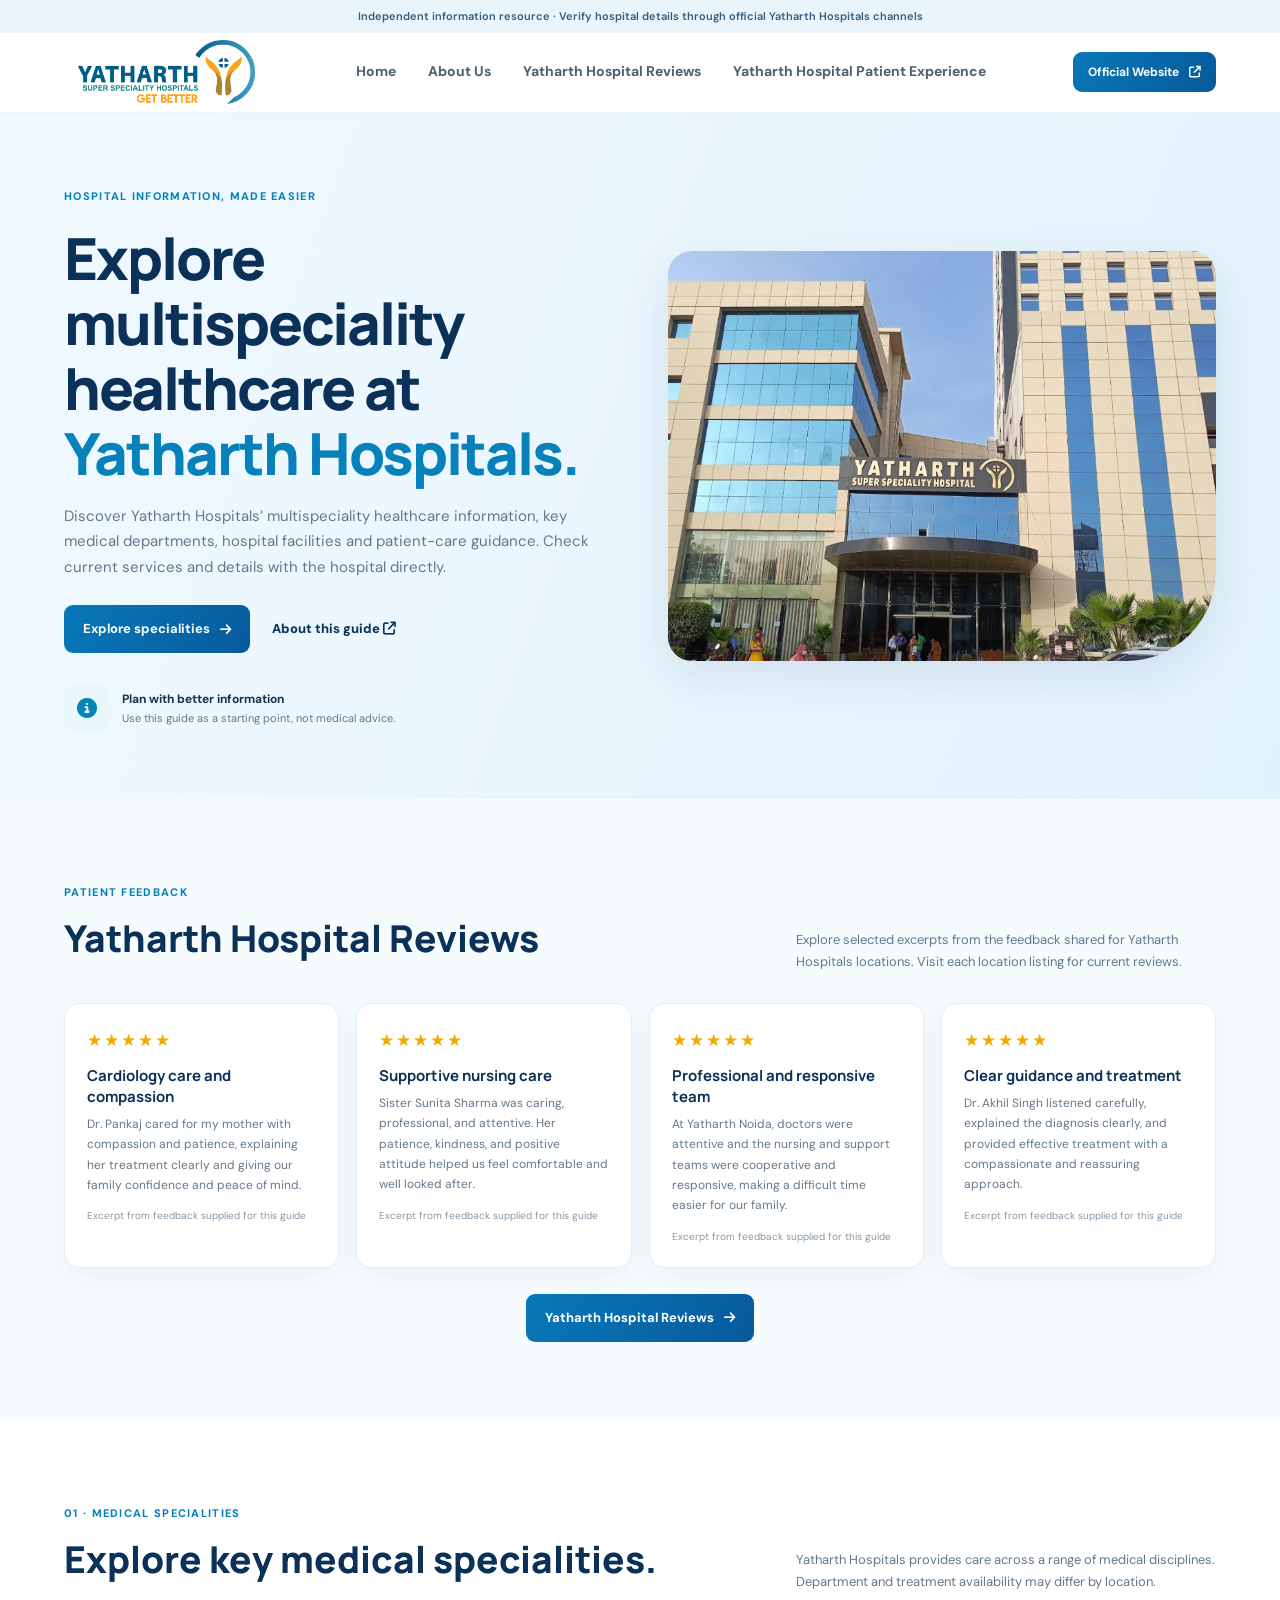
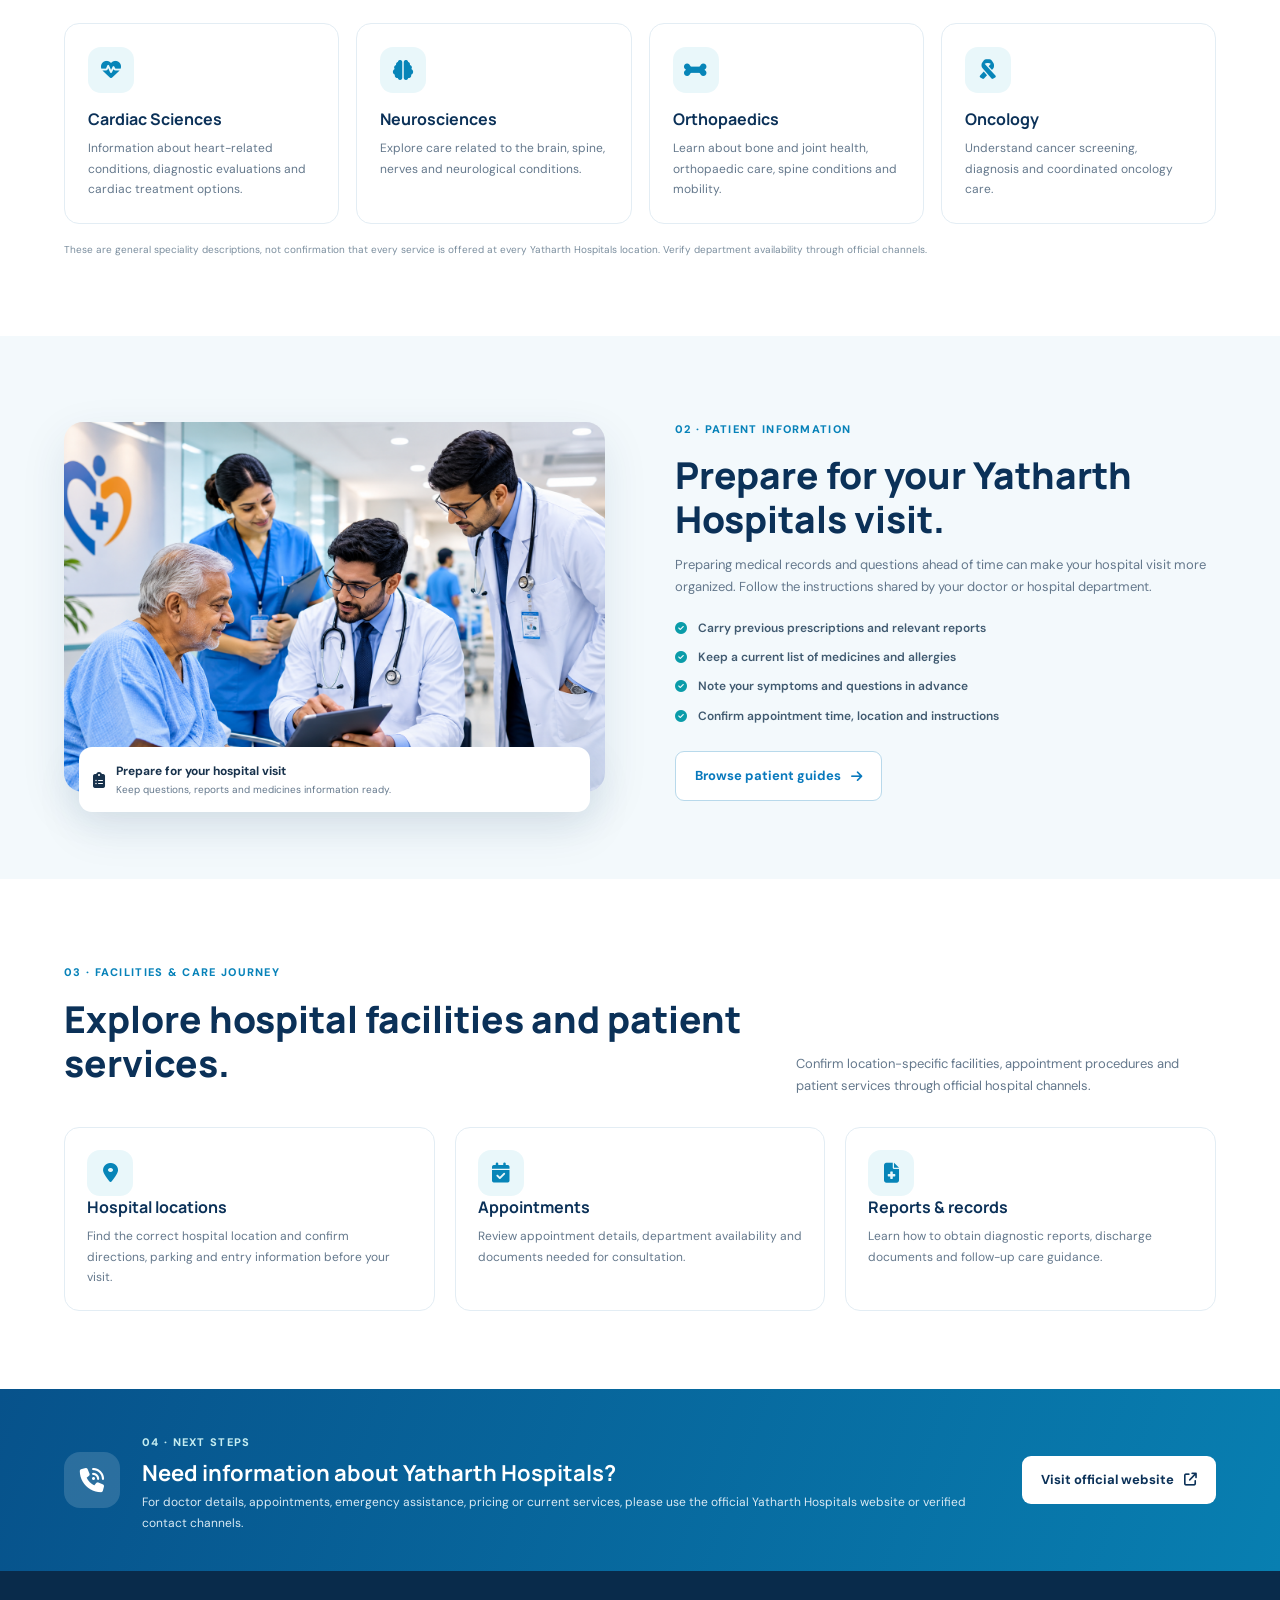
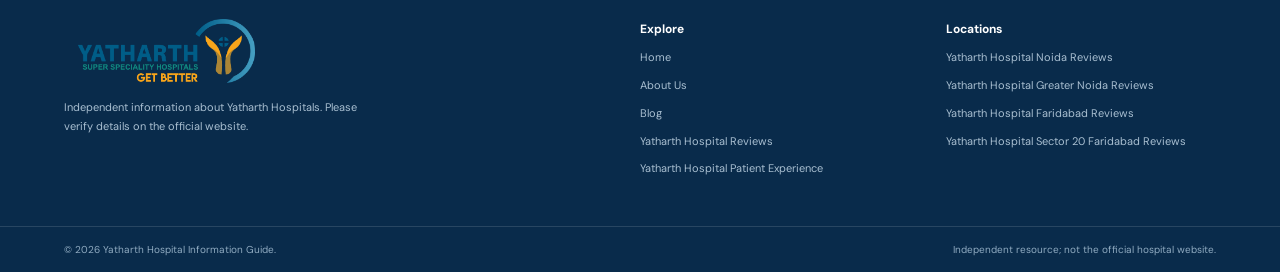
<file: index.html>
<!DOCTYPE html><html lang="en"><head><meta charset="UTF-8"><meta name="viewport" content="width=device-width, initial-scale=1.0"><meta name="description" content="Explore Yatharth Hospitals reviews, patient experiences, healthcare services, hospital facilities and location details to make informed healthcare decisions."><meta name="theme-color" content="#0b3158"><title>Yatharth Hospitals Reviews, Services & Patient Information</title><link rel="canonical" href="https://yatharthhospitals.netlify.app/"><link rel="preconnect" href="https://fonts.googleapis.com"><link rel="preconnect" href="https://fonts.gstatic.com" crossorigin><link href="https://fonts.googleapis.com/css2?family=DM+Sans:wght@400;500;600;700&family=Manrope:wght@400;500;600;700;800&display=swap" rel="stylesheet"><link rel="stylesheet" href="https://cdnjs.cloudflare.com/ajax/libs/font-awesome/6.5.2/css/all.min.css"><link rel="stylesheet" href="style.css"><meta name="google-site-verification" content="TpHH3P3PYT_8TNoMfGVTQBq15AJm2ZF0DBdlSKgJzAk" /></head><body><div class="notice">Independent information resource · Verify hospital details through official Yatharth Hospitals channels</div><header class="site-header"><div class="container nav-wrap"><a class="brand" href="index.html"><img class="brand-logo" src="assets/yatharth-logo.png" alt="Yatharth Hospitals"></a><button class="menu-toggle" aria-label="Open menu" aria-expanded="false"><i class="fa-solid fa-bars"></i></button><nav class="nav-links"><a href="index.html">Home</a><a href="about.html">About Us</a><a href="reviews.html">Yatharth Hospital Reviews</a><a href="patient-experience.html">Yatharth Hospital Patient Experience</a></nav><a class="button button-small nav-cta" href="https://www.yatharthhospitals.com/" target="_blank" rel="noopener">Official Website <i class="fa-solid fa-arrow-up-right-from-square"></i></a></div></header><main>
<section class="hero"><div class="container hero-grid"><div><span class="eyebrow">Hospital information, made easier</span><h1>Explore multispeciality healthcare at <span>Yatharth Hospitals.</span></h1><p class="lead">Discover Yatharth Hospitals’ multispeciality healthcare information, key medical departments, hospital facilities and patient-care guidance. Check current services and details with the hospital directly.</p><div class="hero-actions"><a class="button" href="#specialities">Explore specialities <i class="fa-solid fa-arrow-right"></i></a><a class="text-link" href="about.html">About this guide <i class="fa-solid fa-arrow-up-right-from-square"></i></a></div><div class="hero-proof"><span class="proof-icon"><i class="fa-solid fa-circle-info"></i></span><span><strong>Plan with better information</strong><small>Use this guide as a starting point, not medical advice.</small></span></div></div><div class="hero-visual"><img src="assets/yatharth-hospital-building.jpg" alt="Yatharth Super Speciality Hospital building exterior"></div></section>
<section class="section review-preview" id="patient-reviews"><div class="container"><div class="section-heading"><div><span class="eyebrow">Patient feedback</span><h2>Yatharth Hospital Reviews</h2></div><p>Explore selected excerpts from the feedback shared for Yatharth Hospitals locations. Visit each location listing for current reviews.</p></div><div class="review-card-grid"><article class="review-card"><span class="review-stars" aria-label="Patient feedback">★★★★★</span><h3>Cardiology care and compassion</h3><p>Dr. Pankaj cared for my mother with compassion and patience, explaining her treatment clearly and giving our family confidence and peace of mind.</p><small>Excerpt from feedback supplied for this guide</small></article><article class="review-card"><span class="review-stars" aria-label="Patient feedback">★★★★★</span><h3>Supportive nursing care</h3><p>Sister Sunita Sharma was caring, professional, and attentive. Her patience, kindness, and positive attitude helped us feel comfortable and well looked after.</p><small>Excerpt from feedback supplied for this guide</small></article><article class="review-card"><span class="review-stars" aria-label="Patient feedback">★★★★★</span><h3>Professional and responsive team</h3><p>At Yatharth Noida, doctors were attentive and the nursing and support teams were cooperative and responsive, making a difficult time easier for our family.</p><small>Excerpt from feedback supplied for this guide</small></article><article class="review-card"><span class="review-stars" aria-label="Patient feedback">★★★★★</span><h3>Clear guidance and treatment</h3><p>Dr. Akhil Singh listened carefully, explained the diagnosis clearly, and provided effective treatment with a compassionate and reassuring approach.</p><small>Excerpt from feedback supplied for this guide</small></article></div><div class="review-action"><a class="button" href="reviews.html">Yatharth Hospital Reviews <i class="fa-solid fa-arrow-right"></i></a></div></div></section>
<section class="section" id="specialities"><div class="container"><div class="section-heading"><div><span class="eyebrow">01 · Medical specialities</span><h2>Explore key medical specialities.</h2></div><p>Yatharth Hospitals provides care across a range of medical disciplines. Department and treatment availability may differ by location.</p></div><div class="topic-grid"><article class="topic-card"><span class="topic-icon"><i class="fa-solid fa-heart-pulse"></i></span><h3>Cardiac Sciences</h3><p>Information about heart-related conditions, diagnostic evaluations and cardiac treatment options.</p></article><article class="topic-card"><span class="topic-icon"><i class="fa-solid fa-brain"></i></span><h3>Neurosciences</h3><p>Explore care related to the brain, spine, nerves and neurological conditions.</p></article><article class="topic-card"><span class="topic-icon"><i class="fa-solid fa-bone"></i></span><h3>Orthopaedics</h3><p>Learn about bone and joint health, orthopaedic care, spine conditions and mobility.</p></article><article class="topic-card"><span class="topic-icon"><i class="fa-solid fa-ribbon"></i></span><h3>Oncology</h3><p>Understand cancer screening, diagnosis and coordinated oncology care.</p></article></div><p class="small-note">These are general speciality descriptions, not confirmation that every service is offered at every Yatharth Hospitals location. Verify department availability through official channels.</p></div></section>
<section class="section section-tint"><div class="container split-section"><div class="section-image"><img src="assets/patient-doctor-consultation.png" alt="Indian doctor discussing care with a patient"><div class="image-caption"><i class="fa-solid fa-clipboard-list"></i><span><strong>Prepare for your hospital visit</strong><small>Keep questions, reports and medicines information ready.</small></span></div></div><div class="section-copy"><span class="eyebrow">02 · Patient information</span><h2>Prepare for your Yatharth Hospitals visit.</h2><p>Preparing medical records and questions ahead of time can make your hospital visit more organized. Follow the instructions shared by your doctor or hospital department.</p><ul class="check-list"><li><i class="fa-solid fa-circle-check"></i> Carry previous prescriptions and relevant reports</li><li><i class="fa-solid fa-circle-check"></i> Keep a current list of medicines and allergies</li><li><i class="fa-solid fa-circle-check"></i> Note your symptoms and questions in advance</li><li><i class="fa-solid fa-circle-check"></i> Confirm appointment time, location and instructions</li></ul><a class="button button-outline" href="blog.html">Browse patient guides <i class="fa-solid fa-arrow-right"></i></a></div></div></section>
<section class="section"><div class="container"><div class="section-heading"><div><span class="eyebrow">03 · Facilities & care journey</span><h2>Explore hospital facilities and patient services.</h2></div><p>Confirm location-specific facilities, appointment procedures and patient services through official hospital channels.</p></div><div class="feature-grid"><article class="feature-card"><img src="assets/yatharth-hospital-building.jpg" alt="Yatharth Super Speciality Hospital building exterior"><div><span class="feature-icon"><i class="fa-solid fa-location-dot"></i></span><h3>Hospital locations</h3><p>Find the correct hospital location and confirm directions, parking and entry information before your visit.</p></div></article><article class="feature-card"><img src="assets/yatharth-hospital-building.jpg" alt="Yatharth Super Speciality Hospital building exterior"><div><span class="feature-icon"><i class="fa-solid fa-calendar-check"></i></span><h3>Appointments</h3><p>Review appointment details, department availability and documents needed for consultation.</p></div></article><article class="feature-card"><img src="assets/yatharth-hospital-building.jpg" alt="Yatharth Super Speciality Hospital building exterior"><div><span class="feature-icon"><i class="fa-solid fa-file-medical"></i></span><h3>Reports & records</h3><p>Learn how to obtain diagnostic reports, discharge documents and follow-up care guidance.</p></div></article></div></div></section>
<section class="cta-band" id="contact"><div class="container cta-inner"><div class="cta-symbol"><i class="fa-solid fa-phone-volume"></i></div><div><span class="eyebrow eyebrow-light">04 · Next steps</span><h2>Need information about Yatharth Hospitals?</h2><p>For doctor details, appointments, emergency assistance, pricing or current services, please use the official Yatharth Hospitals website or verified contact channels.</p></div><a class="button button-white" href="https://www.yatharthhospitals.com/" target="_blank" rel="noopener">Visit official website <i class="fa-solid fa-arrow-up-right-from-square"></i></a></div></section>
</main><footer class="site-footer"><div class="container footer-main"><div class="footer-brand"><a class="brand brand-light" href="index.html"><img class="brand-logo" src="assets/yatharth-logo.png" alt="Yatharth Hospitals"></a><p>Independent information about Yatharth Hospitals. Please verify details on the official website.</p></div><div class="footer-col"><h4>Explore</h4><a href="index.html">Home</a><a href="about.html">About Us</a><a href="blog.html">Blog</a><a href="reviews.html">Yatharth Hospital Reviews</a><a href="patient-experience.html">Yatharth Hospital Patient Experience</a></div><div class="footer-col"><h4>Locations</h4><a href="yatharth-hospital-noida-reviews.html">Yatharth Hospital Noida Reviews</a><a href="yatharth-hospital-greater-noida-reviews.html">Yatharth Hospital Greater Noida Reviews</a><a href="yatharth-hospital-faridabad-reviews.html">Yatharth Hospital Faridabad Reviews</a><a href="yatharth-hospital-sector-20-faridabad-reviews.html">Yatharth Hospital Sector 20 Faridabad Reviews</a></div></div><div class="footer-bottom"><div class="container"><span>© 2026 Yatharth Hospital Information Guide.</span><span>Independent resource; not the official hospital website.</span></div></footer><script src="script.js"></script></body></html>
</file>
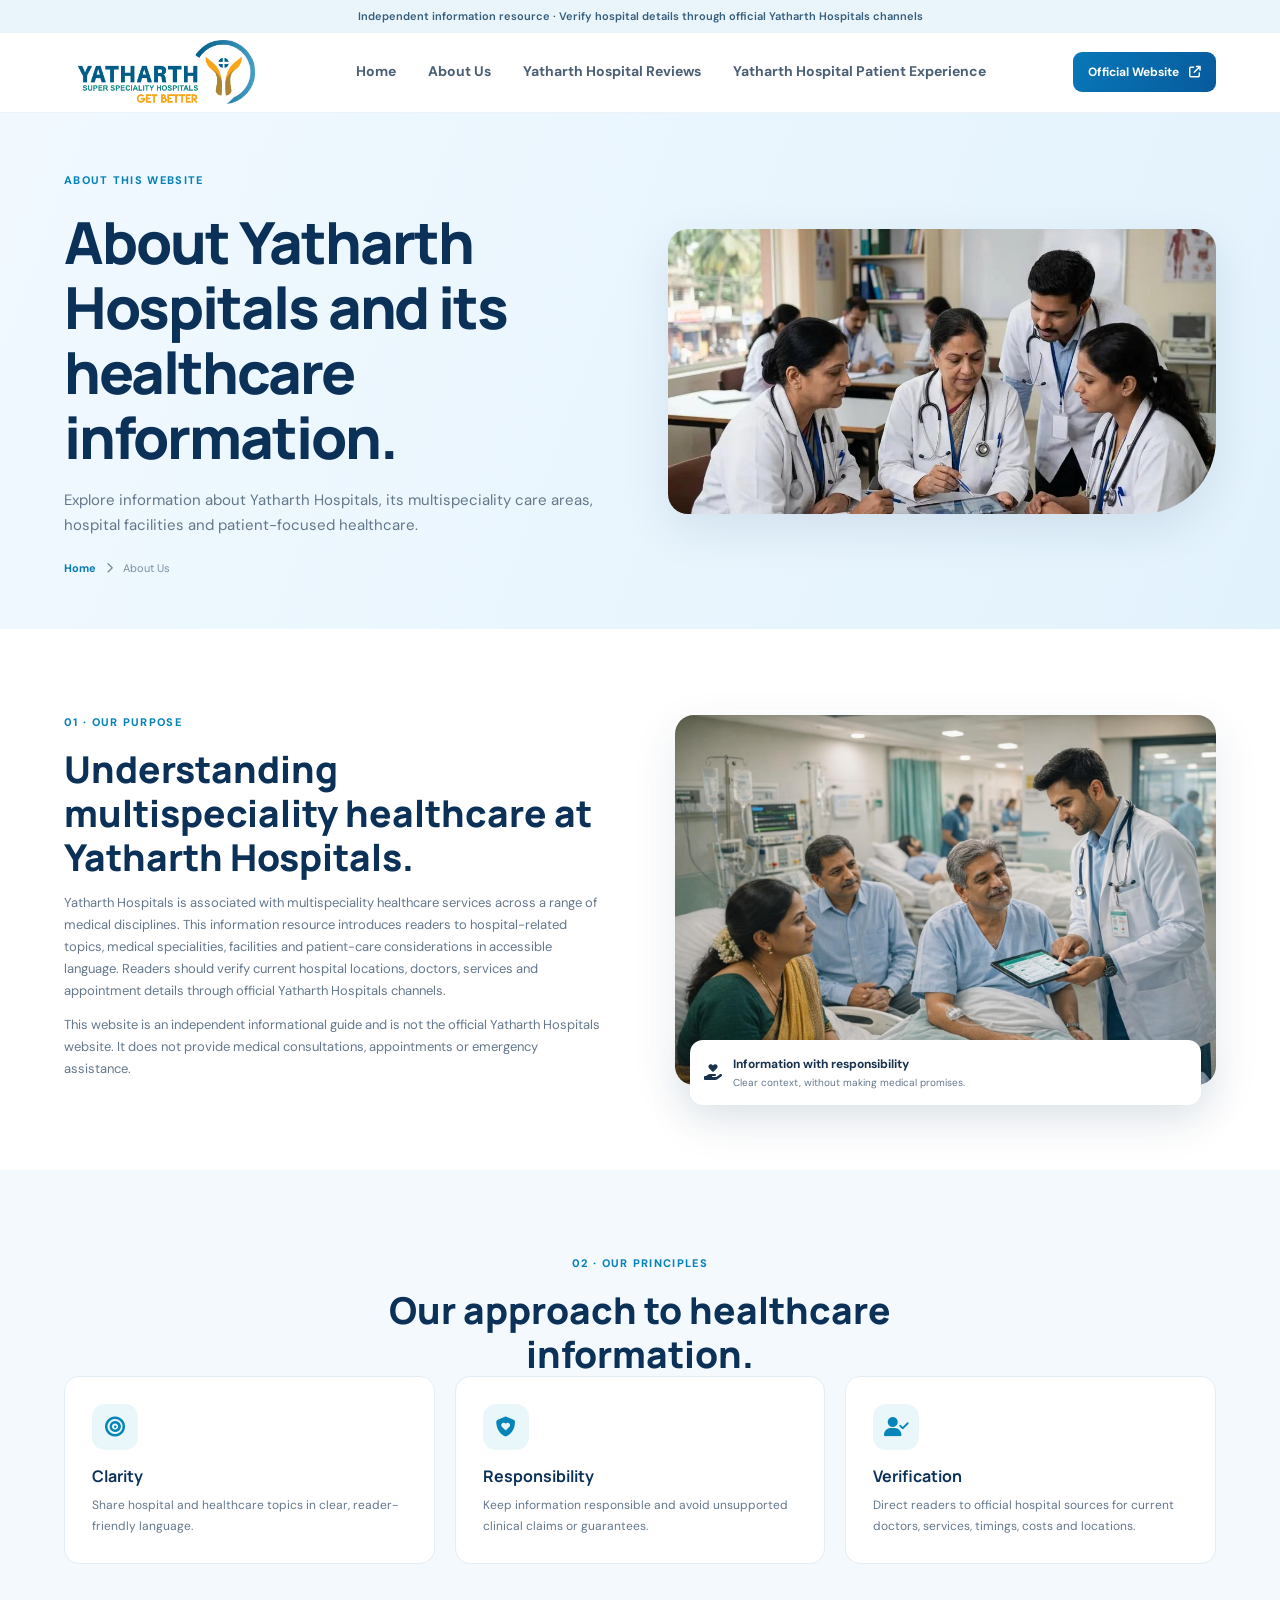
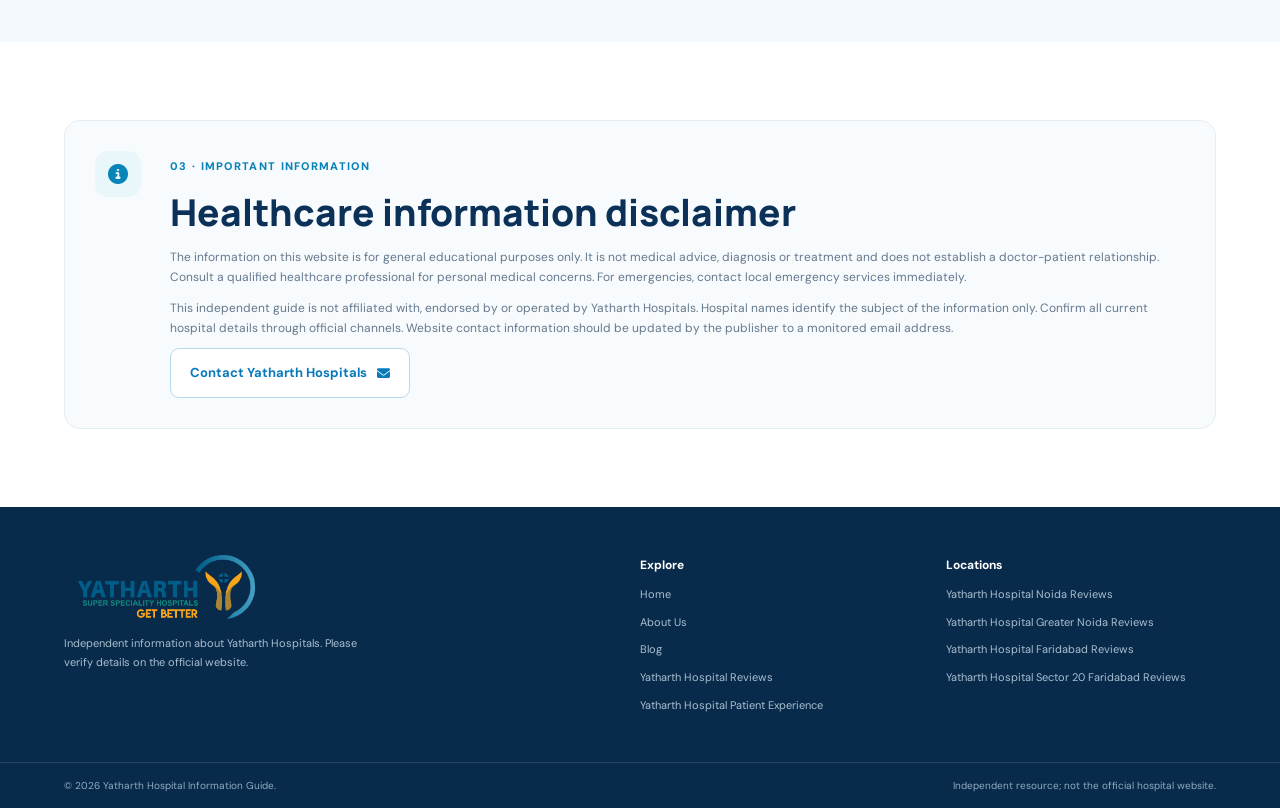
<file: about.html>
<!DOCTYPE html><html lang="en"><head><meta charset="UTF-8"><meta name="viewport" content="width=device-width, initial-scale=1.0"><meta name="description" content="Learn about our independent review platform, its purpose, and how we share information about Yatharth Hospitals and patient experiences."><meta name="theme-color" content="#0b3158"><title>About Yatharth Hospitals | Healthcare Information Guide</title><link rel="canonical" href="https://yatharthhospitals.netlify.app/about"><link rel="preconnect" href="https://fonts.googleapis.com"><link rel="preconnect" href="https://fonts.gstatic.com" crossorigin><link href="https://fonts.googleapis.com/css2?family=DM+Sans:wght@400;500;600;700&family=Manrope:wght@400;500;600;700;800&display=swap" rel="stylesheet"><link rel="stylesheet" href="https://cdnjs.cloudflare.com/ajax/libs/font-awesome/6.5.2/css/all.min.css"><link rel="stylesheet" href="style.css"></head><body><div class="notice">Independent information resource · Verify hospital details through official Yatharth Hospitals channels</div><header class="site-header"><div class="container nav-wrap"><a class="brand" href="index.html"><img class="brand-logo" src="assets/yatharth-logo.png" alt="Yatharth Hospitals"></a><button class="menu-toggle" aria-label="Open menu" aria-expanded="false"><i class="fa-solid fa-bars"></i></button><nav class="nav-links"><a href="index.html">Home</a><a href="about.html">About Us</a><a href="reviews.html">Yatharth Hospital Reviews</a><a href="patient-experience.html">Yatharth Hospital Patient Experience</a></nav><a class="button button-small nav-cta" href="https://www.yatharthhospitals.com/" target="_blank" rel="noopener">Official Website <i class="fa-solid fa-arrow-up-right-from-square"></i></a></div></header><main><section class="inner-hero"><div class="container inner-hero-grid"><div><span class="eyebrow">About this website</span><h1>About Yatharth Hospitals and its healthcare information.</h1><p>Explore information about Yatharth Hospitals, its multispeciality care areas, hospital facilities and patient-focused healthcare.</p><div class="breadcrumbs"><a href="index.html">Home</a><i class="fa-solid fa-chevron-right"></i><span>About Us</span></div></div><div class="inner-hero-image"><img src="assets/medical-team.jpg" alt="Indian doctors collaborating on a patient care plan"></div></div></section>
<section class="section"><div class="container split-section"><div class="section-copy"><span class="eyebrow">01 · Our purpose</span><h2>Understanding multispeciality healthcare at Yatharth Hospitals.</h2><p>Yatharth Hospitals is associated with multispeciality healthcare services across a range of medical disciplines. This information resource introduces readers to hospital-related topics, medical specialities, facilities and patient-care considerations in accessible language. Readers should verify current hospital locations, doctors, services and appointment details through official Yatharth Hospitals channels.</p><p>This website is an independent informational guide and is not the official Yatharth Hospitals website. It does not provide medical consultations, appointments or emergency assistance.</p></div><div class="section-image"><img src="assets/patient-care.jpg" alt="Indian doctor speaking with a patient and family in hospital"><div class="image-caption"><i class="fa-solid fa-hand-holding-heart"></i><span><strong>Information with responsibility</strong><small>Clear context, without making medical promises.</small></span></div></div></div></section>
<section class="section section-tint"><div class="container"><div class="section-heading centered"><div><span class="eyebrow">02 · Our principles</span><h2>Our approach to healthcare information.</h2></div></div><div class="values-grid"><article class="value-card"><span class="topic-icon"><i class="fa-solid fa-bullseye"></i></span><h3>Clarity</h3><p>Share hospital and healthcare topics in clear, reader-friendly language.</p></article><article class="value-card"><span class="topic-icon"><i class="fa-solid fa-shield-heart"></i></span><h3>Responsibility</h3><p>Keep information responsible and avoid unsupported clinical claims or guarantees.</p></article><article class="value-card"><span class="topic-icon"><i class="fa-solid fa-user-check"></i></span><h3>Verification</h3><p>Direct readers to official hospital sources for current doctors, services, timings, costs and locations.</p></article></div></div></section>
<section class="section" id="disclaimer"><div class="container disclaimer-box"><span class="disclaimer-icon"><i class="fa-solid fa-circle-info"></i></span><div><span class="eyebrow">03 · Important information</span><h2>Healthcare information disclaimer</h2><p>The information on this website is for general educational purposes only. It is not medical advice, diagnosis or treatment and does not establish a doctor-patient relationship. Consult a qualified healthcare professional for personal medical concerns. For emergencies, contact local emergency services immediately.</p><p>This independent guide is not affiliated with, endorsed by or operated by Yatharth Hospitals. Hospital names identify the subject of the information only. Confirm all current hospital details through official channels. Website contact information should be updated by the publisher to a monitored email address.</p><a class="button button-outline" href="https://www.yatharthhospitals.com/contact" id="contact">Contact Yatharth Hospitals <i class="fa-solid fa-envelope"></i></a></div></div></section></main><footer class="site-footer"><div class="container footer-main"><div class="footer-brand"><a class="brand brand-light" href="index.html"><img class="brand-logo" src="assets/yatharth-logo.png" alt="Yatharth Hospitals"></a><p>Independent information about Yatharth Hospitals. Please verify details on the official website.</p></div><div class="footer-col"><h4>Explore</h4><a href="index.html">Home</a><a href="about.html">About Us</a><a href="blog.html">Blog</a><a href="reviews.html">Yatharth Hospital Reviews</a><a href="patient-experience.html">Yatharth Hospital Patient Experience</a></div><div class="footer-col"><h4>Locations</h4><a href="yatharth-hospital-noida-reviews.html">Yatharth Hospital Noida Reviews</a><a href="yatharth-hospital-greater-noida-reviews.html">Yatharth Hospital Greater Noida Reviews</a><a href="yatharth-hospital-faridabad-reviews.html">Yatharth Hospital Faridabad Reviews</a><a href="yatharth-hospital-sector-20-faridabad-reviews.html">Yatharth Hospital Sector 20 Faridabad Reviews</a></div></div><div class="footer-bottom"><div class="container"><span>© 2026 Yatharth Hospital Information Guide.</span><span>Independent resource; not the official hospital website.</span></div></footer><script src="script.js"></script></body></html>
</file>
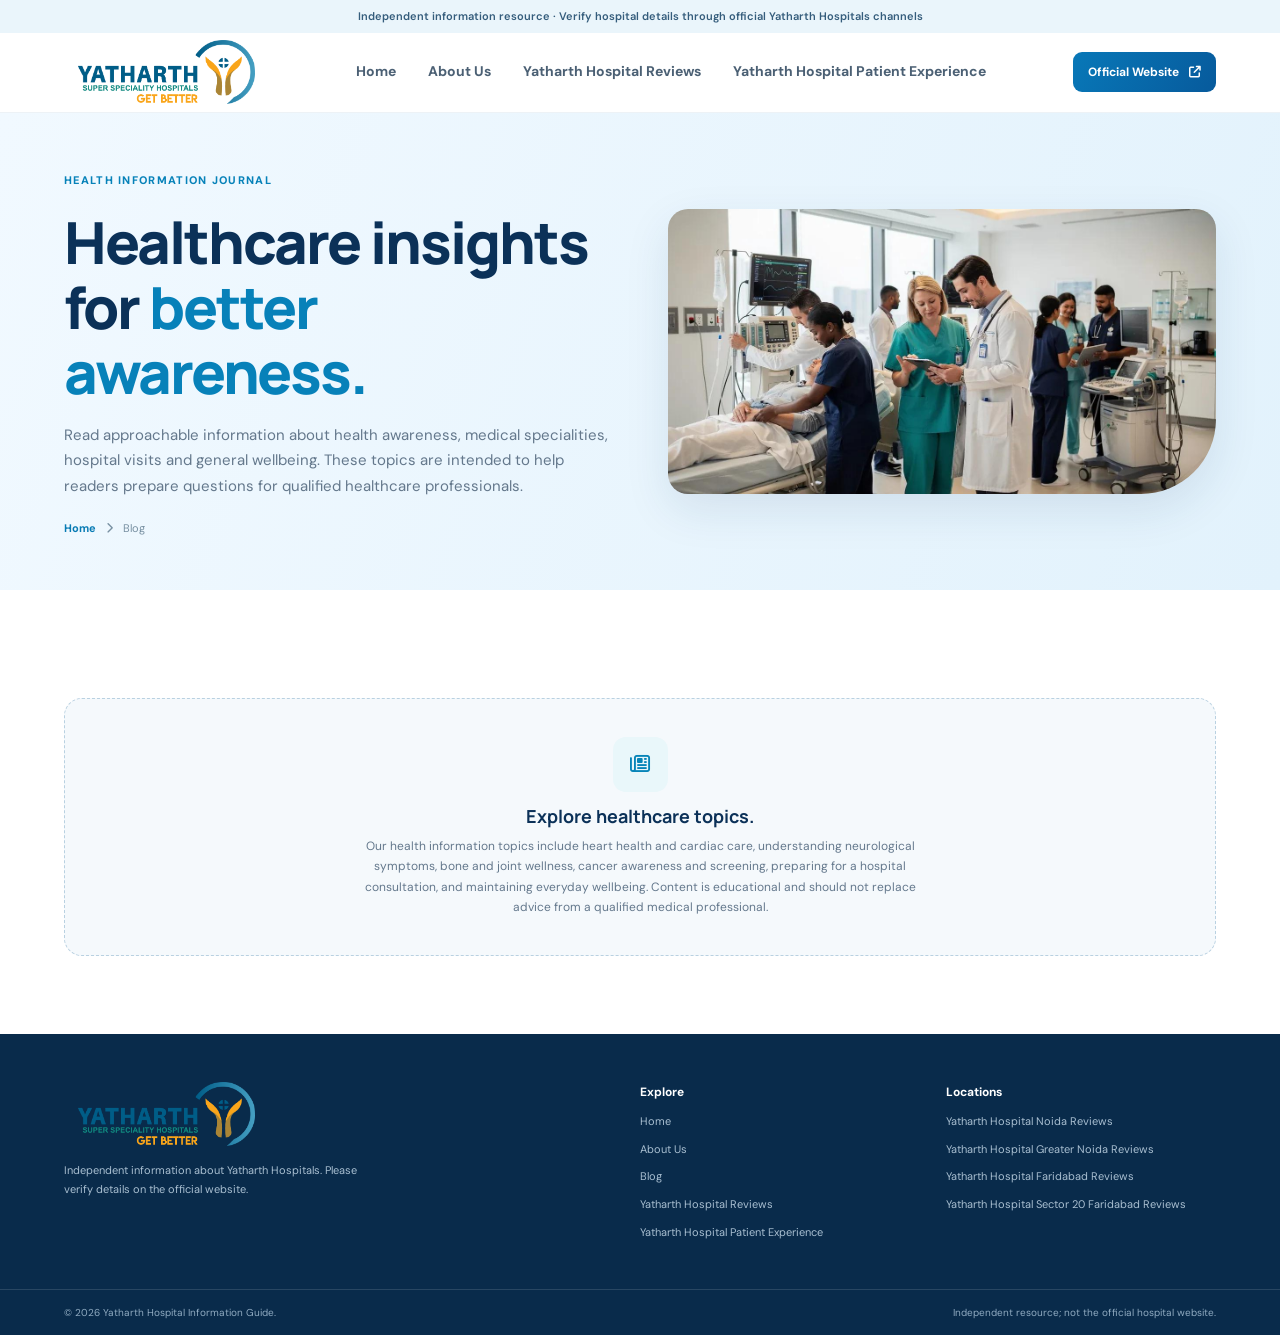
<file: blog.html>
<!DOCTYPE html><html lang="en"><head><meta charset="UTF-8"><meta name="viewport" content="width=device-width, initial-scale=1.0"><meta name="description" content="Independent guide to understanding hospital services, specialities and patient information related to Yatharth Hospitals."><meta name="theme-color" content="#0b3158"><title>Blog | Yatharth Hospital Information Guide</title><link rel="canonical" href="https://yatharthhospitals.netlify.app/blog"><link rel="preconnect" href="https://fonts.googleapis.com"><link rel="preconnect" href="https://fonts.gstatic.com" crossorigin><link href="https://fonts.googleapis.com/css2?family=DM+Sans:wght@400;500;600;700&family=Manrope:wght@400;500;600;700;800&display=swap" rel="stylesheet"><link rel="stylesheet" href="https://cdnjs.cloudflare.com/ajax/libs/font-awesome/6.5.2/css/all.min.css"><link rel="stylesheet" href="style.css"></head><body><div class="notice">Independent information resource · Verify hospital details through official Yatharth Hospitals channels</div><header class="site-header"><div class="container nav-wrap"><a class="brand" href="index.html"><img class="brand-logo" src="assets/yatharth-logo.png" alt="Yatharth Hospitals"></a><button class="menu-toggle" aria-label="Open menu" aria-expanded="false"><i class="fa-solid fa-bars"></i></button><nav class="nav-links"><a href="index.html">Home</a><a href="about.html">About Us</a><a href="reviews.html">Yatharth Hospital Reviews</a><a href="patient-experience.html">Yatharth Hospital Patient Experience</a></nav><a class="button button-small nav-cta" href="https://www.yatharthhospitals.com/" target="_blank" rel="noopener">Official Website <i class="fa-solid fa-arrow-up-right-from-square"></i></a></div></header><main><section class="blog-hero"><div class="container blog-hero-grid"><div><span class="eyebrow">Health information journal</span><h1>Healthcare insights for <span>better awareness.</span></h1><p>Read approachable information about health awareness, medical specialities, hospital visits and general wellbeing. These topics are intended to help readers prepare questions for qualified healthcare professionals.</p><div class="breadcrumbs"><a href="index.html">Home</a><i class="fa-solid fa-chevron-right"></i><span>Blog</span></div></div><div class="blog-hero-image"><img src="assets/healthcare-services.jpg" alt="Healthcare professionals providing patient care"></div></div></section>
<section class="section"><div class="container"><div class="empty-state"><span class="empty-icon"><i class="fa-regular fa-newspaper"></i></span><h3>Explore healthcare topics.</h3><p>Our health information topics include heart health and cardiac care, understanding neurological symptoms, bone and joint wellness, cancer awareness and screening, preparing for a hospital consultation, and maintaining everyday wellbeing. Content is educational and should not replace advice from a qualified medical professional.</p></div></div></section></main><footer class="site-footer"><div class="container footer-main"><div class="footer-brand"><a class="brand brand-light" href="index.html"><img class="brand-logo" src="assets/yatharth-logo.png" alt="Yatharth Hospitals"></a><p>Independent information about Yatharth Hospitals. Please verify details on the official website.</p></div><div class="footer-col"><h4>Explore</h4><a href="index.html">Home</a><a href="about.html">About Us</a><a href="blog.html">Blog</a><a href="reviews.html">Yatharth Hospital Reviews</a><a href="patient-experience.html">Yatharth Hospital Patient Experience</a></div><div class="footer-col"><h4>Locations</h4><a href="yatharth-hospital-noida-reviews.html">Yatharth Hospital Noida Reviews</a><a href="yatharth-hospital-greater-noida-reviews.html">Yatharth Hospital Greater Noida Reviews</a><a href="yatharth-hospital-faridabad-reviews.html">Yatharth Hospital Faridabad Reviews</a><a href="yatharth-hospital-sector-20-faridabad-reviews.html">Yatharth Hospital Sector 20 Faridabad Reviews</a></div></div><div class="footer-bottom"><div class="container"><span>© 2026 Yatharth Hospital Information Guide.</span><span>Independent resource; not the official hospital website.</span></div></footer><script src="script.js"></script></body></html>
</file>
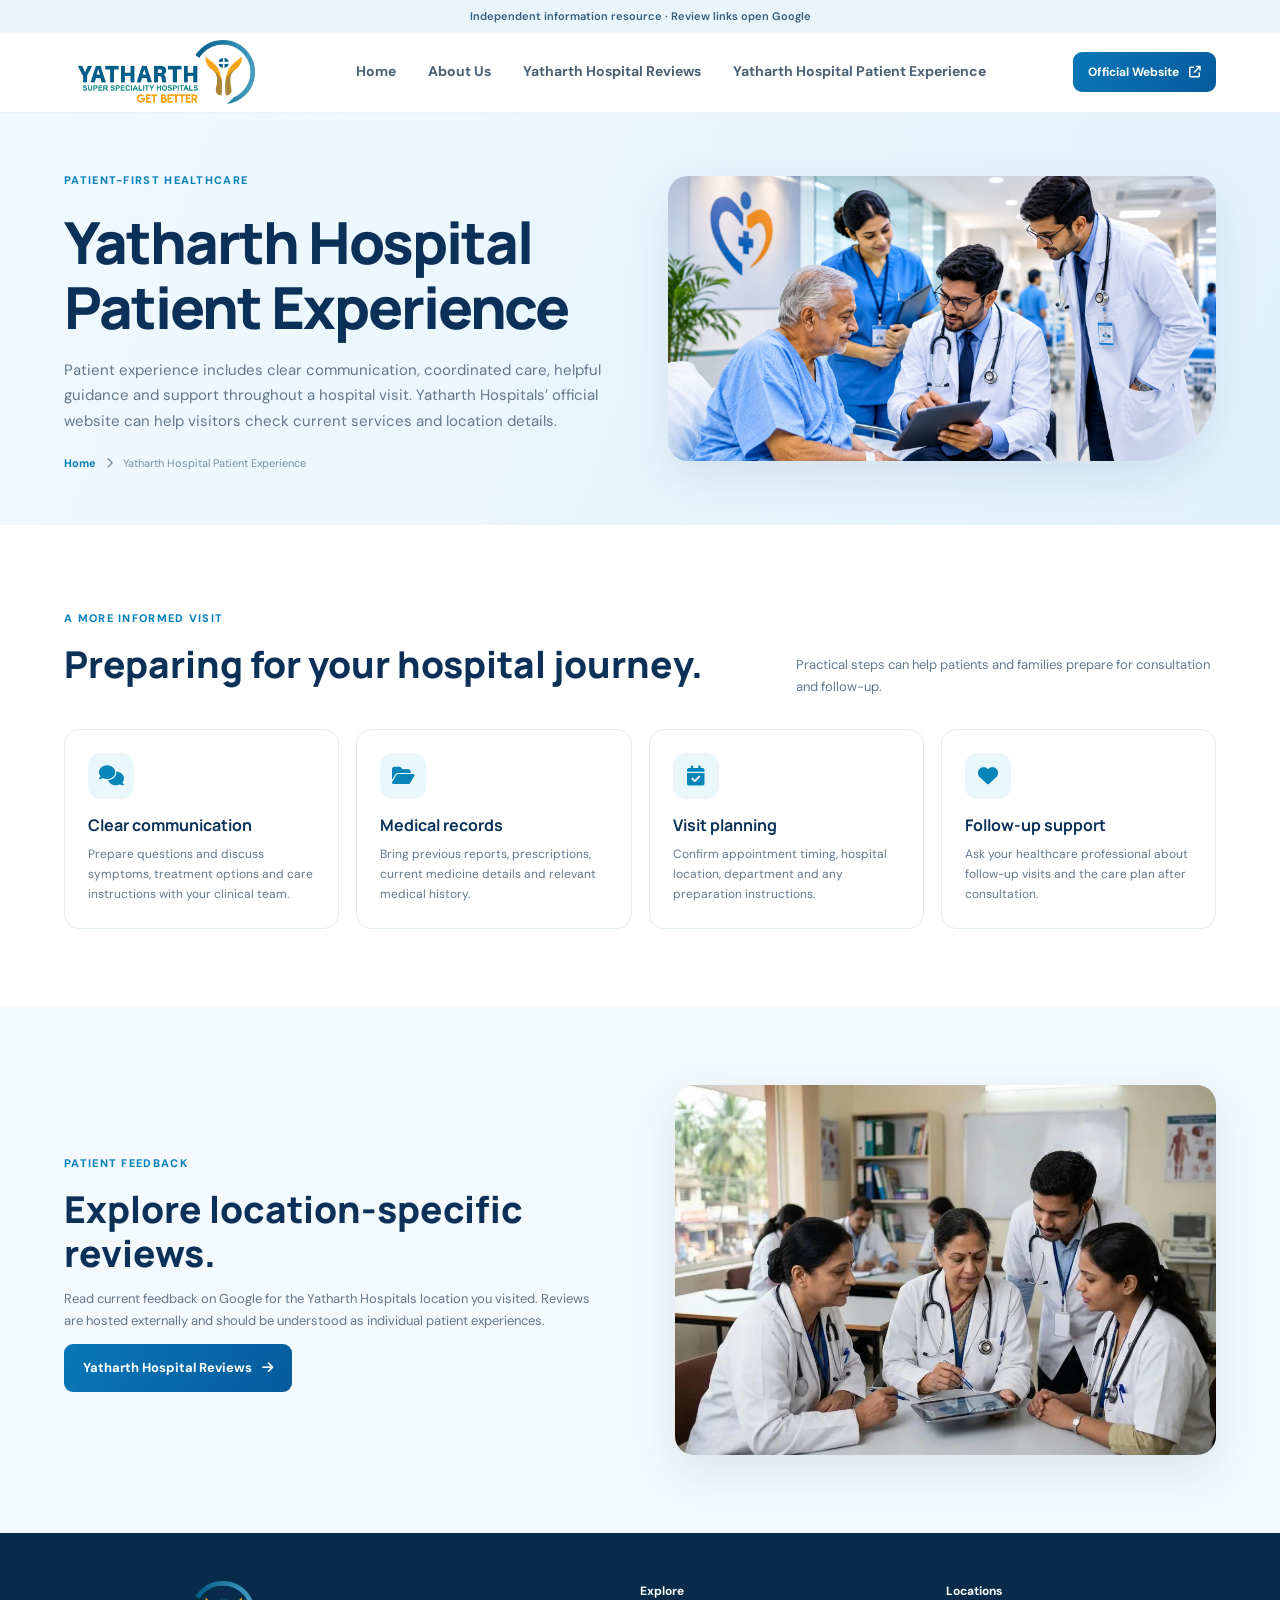
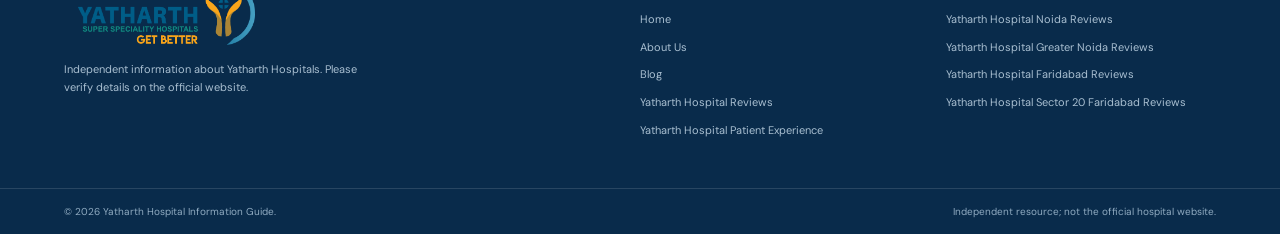
<file: patient-experience.html>
<!DOCTYPE html><html lang="en"><head><meta charset="UTF-8"><meta name="viewport" content="width=device-width, initial-scale=1.0"><meta name="description" content="Explore patient experiences at Yatharth Hospitals, including feedback about doctors, nursing staff, hospital facilities and patient support."><meta name="theme-color" content="#0b3158"><title>Yatharth Hospital Patient Experience | Patient Care Guide</title><link rel="canonical" href="https://yatharthhospitals.netlify.app/patient-experience"><link rel="preconnect" href="https://fonts.googleapis.com"><link rel="preconnect" href="https://fonts.gstatic.com" crossorigin><link href="https://fonts.googleapis.com/css2?family=DM+Sans:wght@400;500;600;700&family=Manrope:wght@400;500;600;700;800&display=swap" rel="stylesheet"><link rel="stylesheet" href="https://cdnjs.cloudflare.com/ajax/libs/font-awesome/6.5.2/css/all.min.css"><link rel="stylesheet" href="style.css"></head><body><div class="notice">Independent information resource · Review links open Google</div><header class="site-header"><div class="container nav-wrap"><a class="brand" href="index.html"><img class="brand-logo" src="assets/yatharth-logo.png" alt="Yatharth Hospitals"></a><button class="menu-toggle" aria-label="Open menu" aria-expanded="false"><i class="fa-solid fa-bars"></i></button><nav class="nav-links"><a href="index.html">Home</a><a href="about.html">About Us</a><a href="reviews.html">Yatharth Hospital Reviews</a><a href="patient-experience.html">Yatharth Hospital Patient Experience</a></nav><a class="button button-small nav-cta" href="https://www.yatharthhospitals.com/" target="_blank" rel="noopener">Official Website <i class="fa-solid fa-arrow-up-right-from-square"></i></a></div></header><main><section class="inner-hero"><div class="container inner-hero-grid"><div><span class="eyebrow">Patient-first healthcare</span><h1>Yatharth Hospital Patient Experience</h1><p class="lead">Patient experience includes clear communication, coordinated care, helpful guidance and support throughout a hospital visit. Yatharth Hospitals’ official website can help visitors check current services and location details.</p><div class="breadcrumbs"><a href="index.html">Home</a><i class="fa-solid fa-chevron-right"></i><span>Yatharth Hospital Patient Experience</span></div></div><div class="inner-hero-image"><img src="assets/patient-doctor-consultation.png" alt="Doctor talking with a patient"></div></div></section><section class="section"><div class="container"><div class="section-heading"><div><span class="eyebrow">A more informed visit</span><h2>Preparing for your hospital journey.</h2></div><p>Practical steps can help patients and families prepare for consultation and follow-up.</p></div><div class="topic-grid"><article class="topic-card"><span class="topic-icon"><i class="fa-solid fa-comments"></i></span><h3>Clear communication</h3><p>Prepare questions and discuss symptoms, treatment options and care instructions with your clinical team.</p></article><article class="topic-card"><span class="topic-icon"><i class="fa-solid fa-folder-open"></i></span><h3>Medical records</h3><p>Bring previous reports, prescriptions, current medicine details and relevant medical history.</p></article><article class="topic-card"><span class="topic-icon"><i class="fa-solid fa-calendar-check"></i></span><h3>Visit planning</h3><p>Confirm appointment timing, hospital location, department and any preparation instructions.</p></article><article class="topic-card"><span class="topic-icon"><i class="fa-solid fa-heart"></i></span><h3>Follow-up support</h3><p>Ask your healthcare professional about follow-up visits and the care plan after consultation.</p></article></div></div></section><section class="section section-tint"><div class="container split-section"><div class="section-copy"><span class="eyebrow">Patient feedback</span><h2>Explore location-specific reviews.</h2><p>Read current feedback on Google for the Yatharth Hospitals location you visited. Reviews are hosted externally and should be understood as individual patient experiences.</p><a class="button" href="reviews.html">Yatharth Hospital Reviews <i class="fa-solid fa-arrow-right"></i></a></div><div class="section-image"><img src="assets/medical-team.jpg" alt="Healthcare team"></div></div></section></main><footer class="site-footer"><div class="container footer-main"><div class="footer-brand"><a class="brand brand-light" href="index.html"><img class="brand-logo" src="assets/yatharth-logo.png" alt="Yatharth Hospitals"></a><p>Independent information about Yatharth Hospitals. Please verify details on the official website.</p></div><div class="footer-col"><h4>Explore</h4><a href="index.html">Home</a><a href="about.html">About Us</a><a href="blog.html">Blog</a><a href="reviews.html">Yatharth Hospital Reviews</a><a href="patient-experience.html">Yatharth Hospital Patient Experience</a></div><div class="footer-col"><h4>Locations</h4><a href="yatharth-hospital-noida-reviews.html">Yatharth Hospital Noida Reviews</a><a href="yatharth-hospital-greater-noida-reviews.html">Yatharth Hospital Greater Noida Reviews</a><a href="yatharth-hospital-faridabad-reviews.html">Yatharth Hospital Faridabad Reviews</a><a href="yatharth-hospital-sector-20-faridabad-reviews.html">Yatharth Hospital Sector 20 Faridabad Reviews</a></div></div><div class="footer-bottom"><div class="container"><span>© 2026 Yatharth Hospital Information Guide.</span><span>Independent resource; not the official hospital website.</span></div></footer><script src="script.js"></script></body></html>
</file>
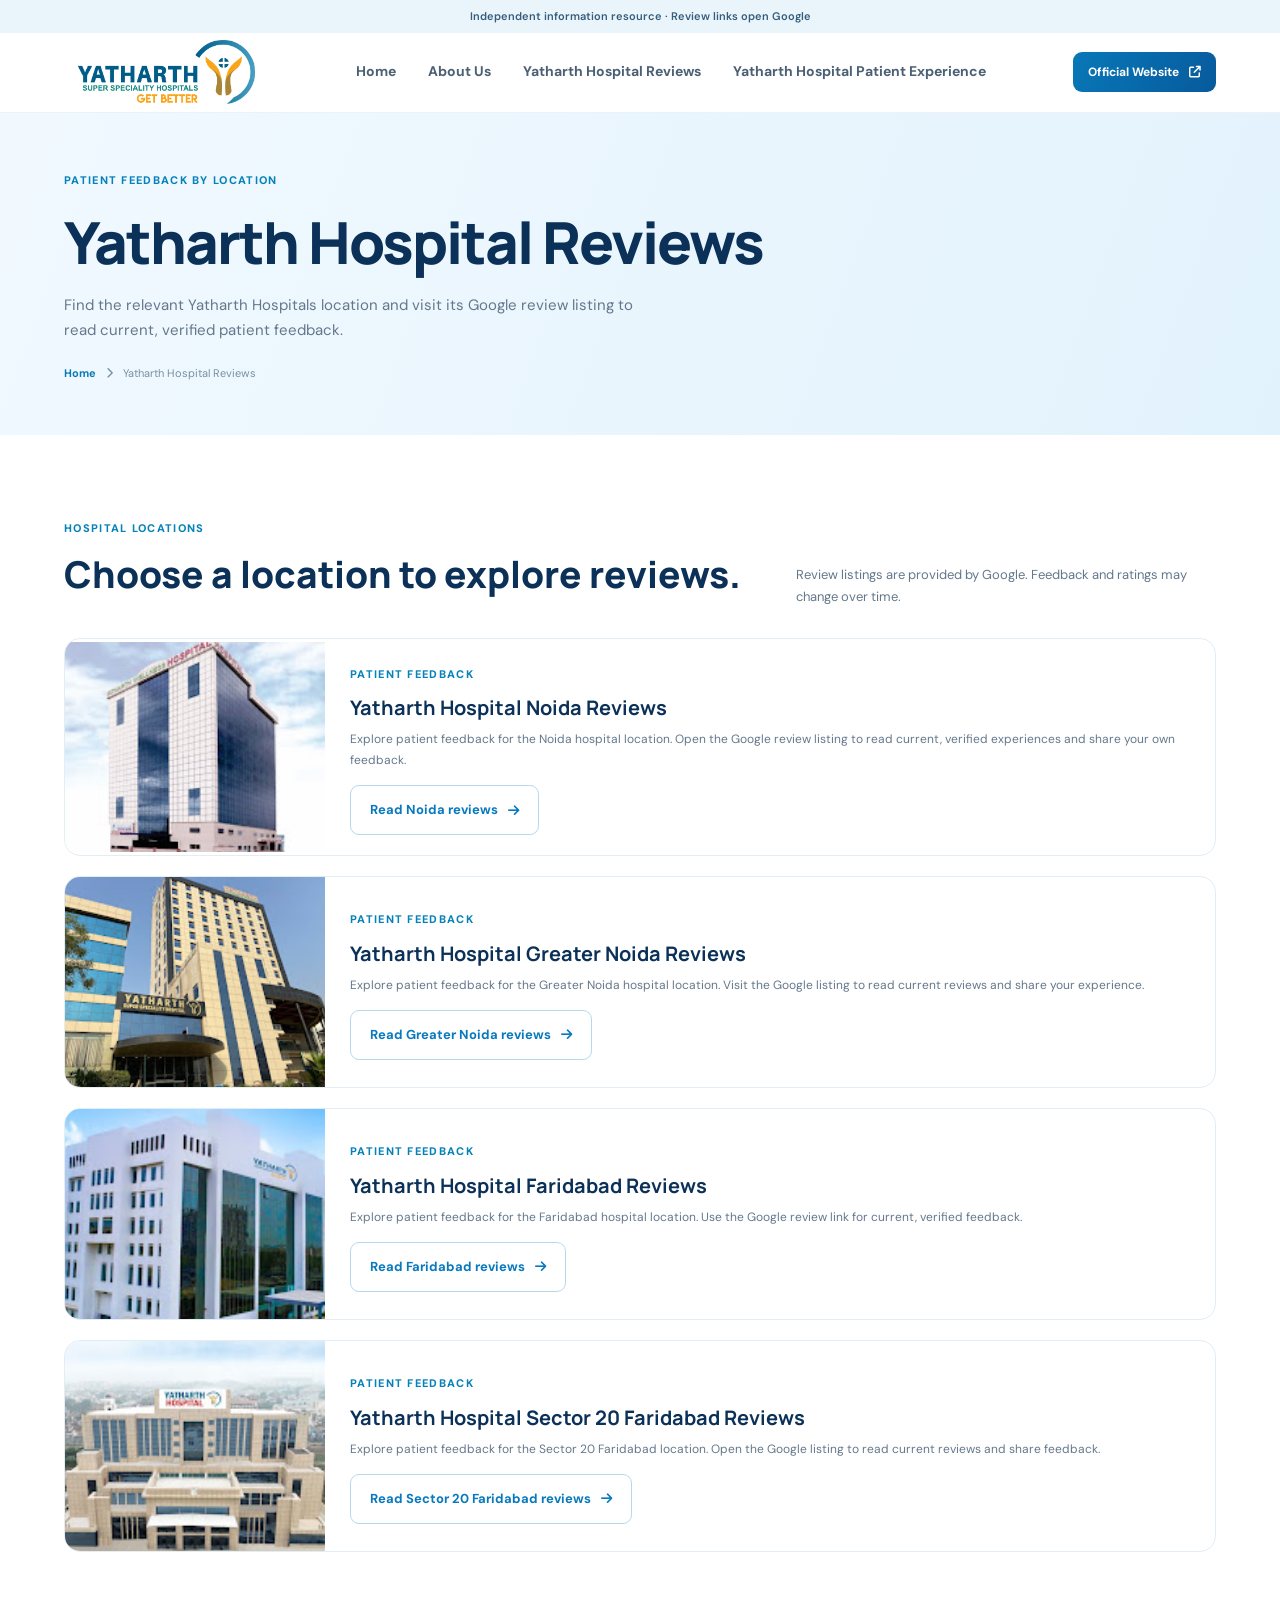
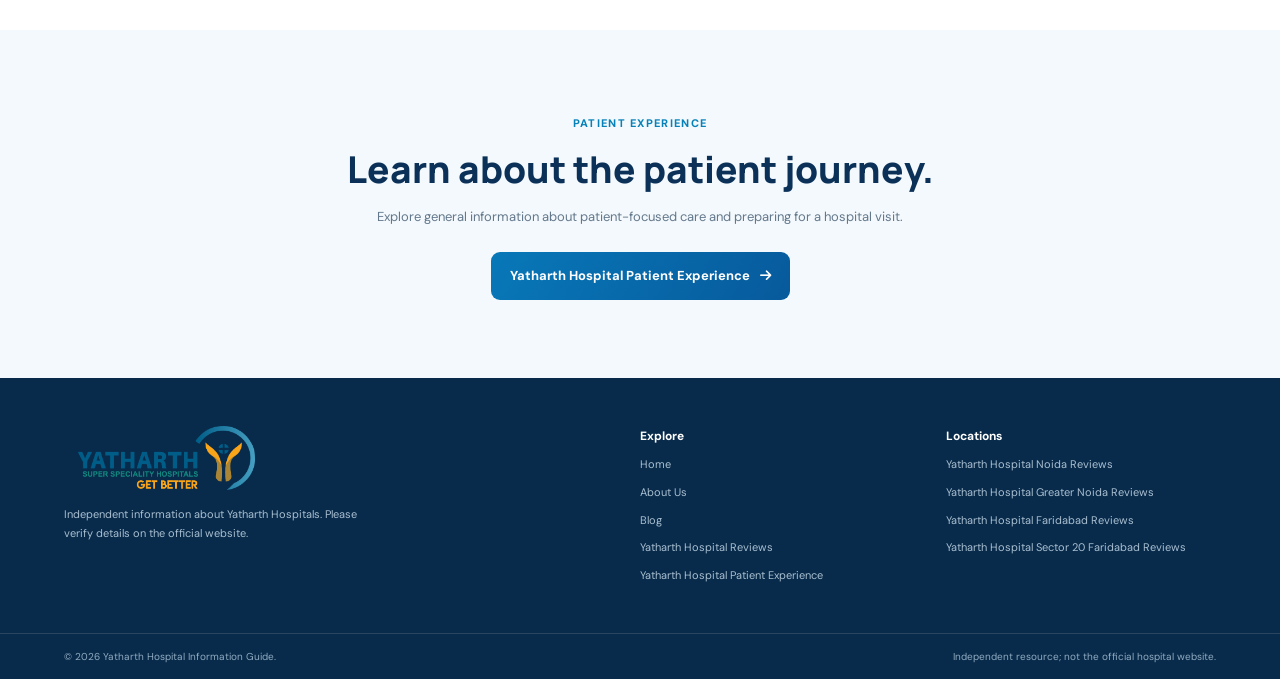
<file: reviews.html>
<!DOCTYPE html><html lang="en"><head><meta charset="UTF-8"><meta name="viewport" content="width=device-width, initial-scale=1.0"><meta name="description" content="Read patient feedback and reviews about Yatharth Hospitals. Explore experiences related to hospital services, medical staff and patient care."><meta name="theme-color" content="#0b3158"><title>Yatharth Hospital Reviews | Patient Feedback</title><link rel="canonical" href="https://yatharthhospitals.netlify.app/reviews"><link rel="preconnect" href="https://fonts.googleapis.com"><link rel="preconnect" href="https://fonts.gstatic.com" crossorigin><link href="https://fonts.googleapis.com/css2?family=DM+Sans:wght@400;500;600;700&family=Manrope:wght@400;500;600;700;800&display=swap" rel="stylesheet"><link rel="stylesheet" href="https://cdnjs.cloudflare.com/ajax/libs/font-awesome/6.5.2/css/all.min.css"><link rel="stylesheet" href="style.css"></head><body><div class="notice">Independent information resource · Review links open Google</div><header class="site-header"><div class="container nav-wrap"><a class="brand" href="index.html"><img class="brand-logo" src="assets/yatharth-logo.png" alt="Yatharth Hospitals"></a><button class="menu-toggle" aria-label="Open menu" aria-expanded="false"><i class="fa-solid fa-bars"></i></button><nav class="nav-links"><a href="index.html">Home</a><a href="about.html">About Us</a><a href="reviews.html">Yatharth Hospital Reviews</a><a href="patient-experience.html">Yatharth Hospital Patient Experience</a></nav><a class="button button-small nav-cta" href="https://www.yatharthhospitals.com/" target="_blank" rel="noopener">Official Website <i class="fa-solid fa-arrow-up-right-from-square"></i></a></div></header><main><section class="inner-hero"><div class="container"><span class="eyebrow">Patient feedback by location</span><h1>Yatharth Hospital Reviews</h1><p class="lead">Find the relevant Yatharth Hospitals location and visit its Google review listing to read current, verified patient feedback.</p><div class="breadcrumbs"><a href="index.html">Home</a><i class="fa-solid fa-chevron-right"></i><span>Yatharth Hospital Reviews</span></div></div></section><section class="section"><div class="container"><div class="section-heading"><div><span class="eyebrow">Hospital locations</span><h2>Choose a location to explore reviews.</h2></div><p>Review listings are provided by Google. Feedback and ratings may change over time.</p></div><div class="location-review-list"><article class="location-review-card"><img src="assets/noida.jpg" alt="Yatharth Hospitals Noida building"><div><span class="eyebrow">Patient feedback</span><h3>Yatharth Hospital Noida Reviews</h3><p>Explore patient feedback for the Noida hospital location. Open the Google review listing to read current, verified experiences and share your own feedback.</p><a class="button button-outline" href="yatharth-hospital-noida-reviews.html">Read Noida reviews <i class="fa-solid fa-arrow-right"></i></a></div></article><article class="location-review-card"><img src="assets/greater-noida.jpg" alt="Yatharth Hospitals Greater Noida building"><div><span class="eyebrow">Patient feedback</span><h3>Yatharth Hospital Greater Noida Reviews</h3><p>Explore patient feedback for the Greater Noida hospital location. Visit the Google listing to read current reviews and share your experience.</p><a class="button button-outline" href="yatharth-hospital-greater-noida-reviews.html">Read Greater Noida reviews <i class="fa-solid fa-arrow-right"></i></a></div></article><article class="location-review-card"><img src="assets/faridabad.jpg" alt="Yatharth Hospitals Faridabad building"><div><span class="eyebrow">Patient feedback</span><h3>Yatharth Hospital Faridabad Reviews</h3><p>Explore patient feedback for the Faridabad hospital location. Use the Google review link for current, verified feedback.</p><a class="button button-outline" href="yatharth-hospital-faridabad-reviews.html">Read Faridabad reviews <i class="fa-solid fa-arrow-right"></i></a></div></article><article class="location-review-card"><img src="assets/sector20-faridabad.jpg" alt="Yatharth Hospitals Sector 20 Faridabad building"><div><span class="eyebrow">Patient feedback</span><h3>Yatharth Hospital Sector 20 Faridabad Reviews</h3><p>Explore patient feedback for the Sector 20 Faridabad location. Open the Google listing to read current reviews and share feedback.</p><a class="button button-outline" href="yatharth-hospital-sector-20-faridabad-reviews.html">Read Sector 20 Faridabad reviews <i class="fa-solid fa-arrow-right"></i></a></div></article></div></div></section><section class="section section-tint"><div class="container"><div class="section-copy centered"><span class="eyebrow">Patient experience</span><h2>Learn about the patient journey.</h2><p>Explore general information about patient-focused care and preparing for a hospital visit.</p><a class="button" href="patient-experience.html">Yatharth Hospital Patient Experience <i class="fa-solid fa-arrow-right"></i></a></div></div></section></main><footer class="site-footer"><div class="container footer-main"><div class="footer-brand"><a class="brand brand-light" href="index.html"><img class="brand-logo" src="assets/yatharth-logo.png" alt="Yatharth Hospitals"></a><p>Independent information about Yatharth Hospitals. Please verify details on the official website.</p></div><div class="footer-col"><h4>Explore</h4><a href="index.html">Home</a><a href="about.html">About Us</a><a href="blog.html">Blog</a><a href="reviews.html">Yatharth Hospital Reviews</a><a href="patient-experience.html">Yatharth Hospital Patient Experience</a></div><div class="footer-col"><h4>Locations</h4><a href="yatharth-hospital-noida-reviews.html">Yatharth Hospital Noida Reviews</a><a href="yatharth-hospital-greater-noida-reviews.html">Yatharth Hospital Greater Noida Reviews</a><a href="yatharth-hospital-faridabad-reviews.html">Yatharth Hospital Faridabad Reviews</a><a href="yatharth-hospital-sector-20-faridabad-reviews.html">Yatharth Hospital Sector 20 Faridabad Reviews</a></div></div><div class="footer-bottom"><div class="container"><span>© 2026 Yatharth Hospital Information Guide.</span><span>Independent resource; not the official hospital website.</span></div></footer><script src="script.js"></script></body></html>
</file>
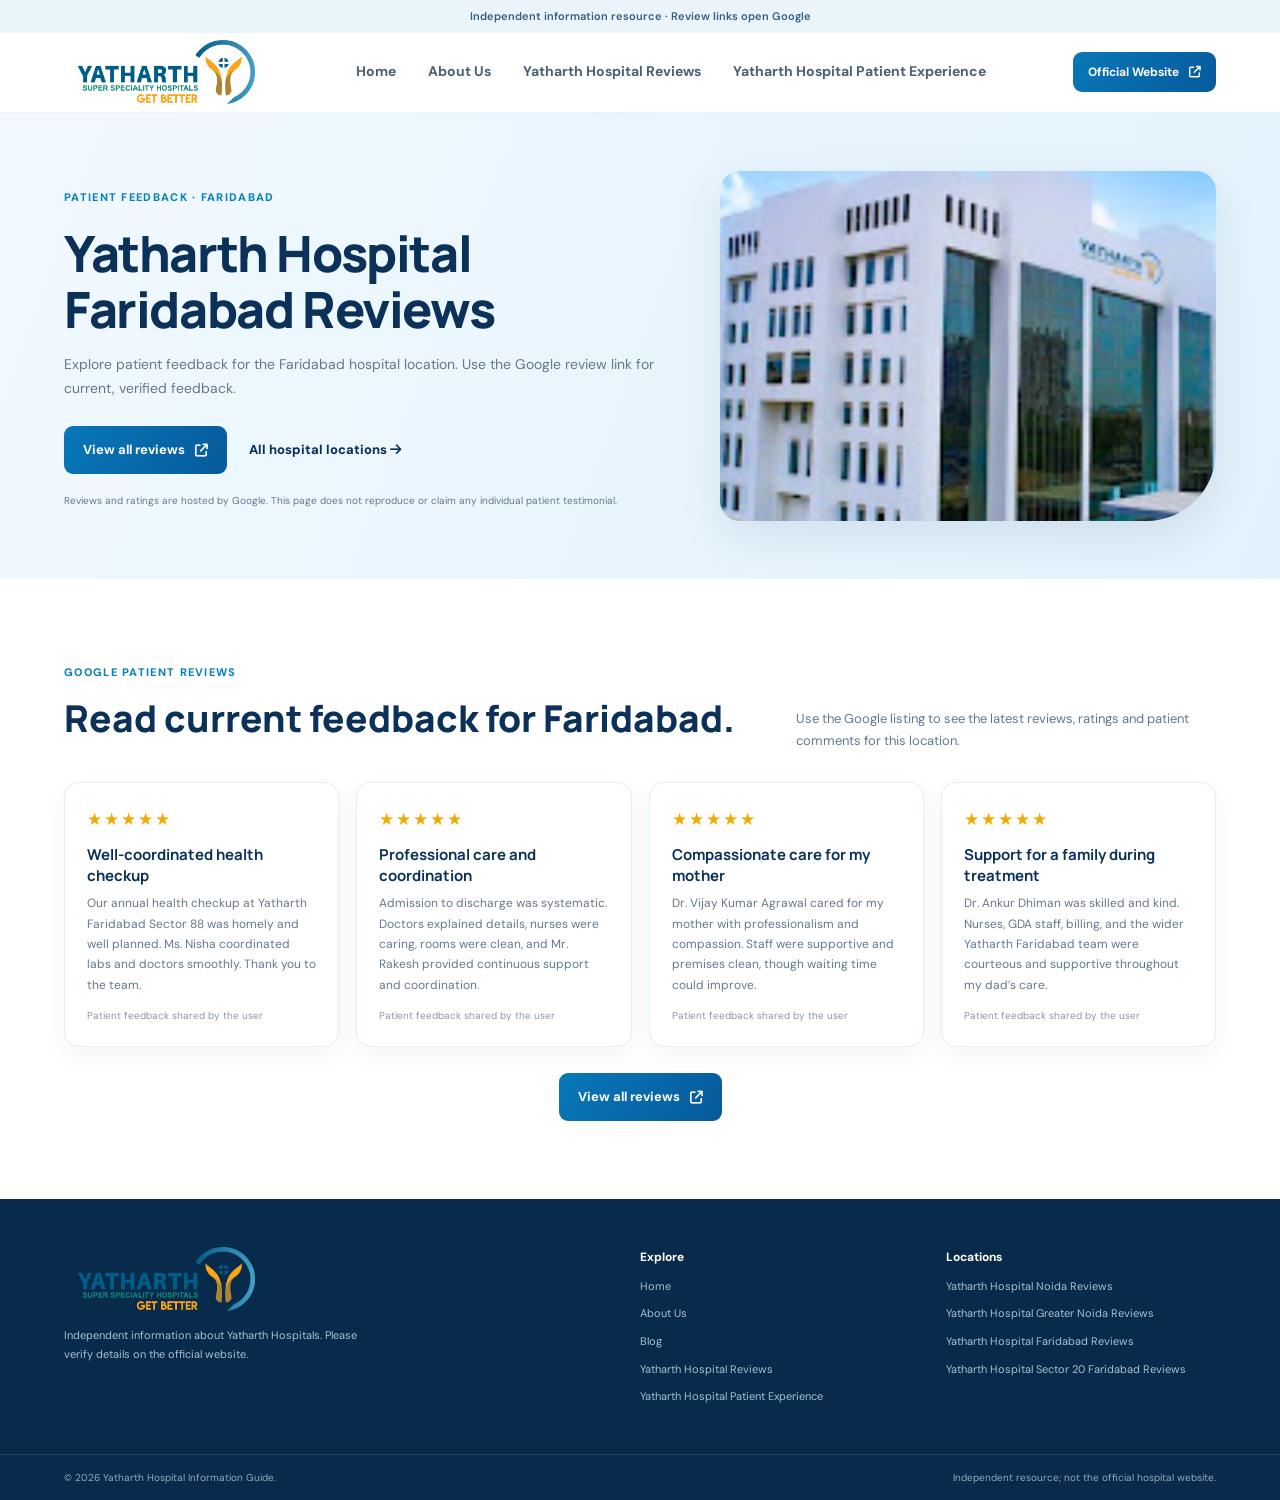
<file: yatharth-hospital-faridabad-reviews.html>
<!DOCTYPE html><html lang="en"><head><meta charset="UTF-8"><meta name="viewport" content="width=device-width, initial-scale=1.0"><meta name="description" content="Read Yatharth Hospital Faridabad reviews about patient care, health checkups, hospital facilities, medical staff and treatment experiences."><meta name="theme-color" content="#0b3158"><title>Yatharth Hospital Faridabad Reviews & Patient Feedback</title><link rel="canonical" href="https://yatharthhospitals.netlify.app/yatharth-hospital-faridabad-reviews"><link rel="preconnect" href="https://fonts.googleapis.com"><link rel="preconnect" href="https://fonts.gstatic.com" crossorigin><link href="https://fonts.googleapis.com/css2?family=DM+Sans:wght@400;500;600;700&family=Manrope:wght@400;500;600;700;800&display=swap" rel="stylesheet"><link rel="stylesheet" href="https://cdnjs.cloudflare.com/ajax/libs/font-awesome/6.5.2/css/all.min.css"><link rel="stylesheet" href="style.css"></head><body><div class="notice">Independent information resource · Review links open Google</div><header class="site-header"><div class="container nav-wrap"><a class="brand" href="index.html"><img class="brand-logo" src="assets/yatharth-logo.png" alt="Yatharth Hospitals"></a><button class="menu-toggle" aria-label="Open menu" aria-expanded="false"><i class="fa-solid fa-bars"></i></button><nav class="nav-links"><a href="index.html">Home</a><a href="about.html">About Us</a><a href="reviews.html">Yatharth Hospital Reviews</a><a href="patient-experience.html">Yatharth Hospital Patient Experience</a></nav><a class="button button-small nav-cta" href="https://www.yatharthhospitals.com/" target="_blank" rel="noopener">Official Website <i class="fa-solid fa-arrow-up-right-from-square"></i></a></div></header><main><section class="location-review-hero"><div class="container location-review-grid"><div><span class="eyebrow">Patient feedback · Faridabad</span><h1>Yatharth Hospital Faridabad Reviews</h1><p class="lead">Explore patient feedback for the Faridabad hospital location. Use the Google review link for current, verified feedback.</p><div class="hero-actions"><a class="button" href="https://share.google/OuBkCmCGBso8c5l3A" target="_blank" rel="noopener">View all reviews <i class="fa-solid fa-arrow-up-right-from-square"></i></a><a class="text-link" href="reviews.html">All hospital locations <i class="fa-solid fa-arrow-right"></i></a></div><p class="review-note">Reviews and ratings are hosted by Google. This page does not reproduce or claim any individual patient testimonial.</p></div><div class="location-review-image"><img src="assets/faridabad.jpg" alt="Yatharth Hospitals Faridabad hospital building"></div></div></section><section class="section"><div class="container"><div class="section-heading"><div><span class="eyebrow">Google patient reviews</span><h2>Read current feedback for Faridabad.</h2></div><p>Use the Google listing to see the latest reviews, ratings and patient comments for this location.</p></div><div class="review-card-grid"><article class="review-card"><span class="review-stars">★★★★★</span><h3>Well-coordinated health checkup</h3><p>Our annual health checkup at Yatharth Faridabad Sector 88 was homely and well planned. Ms. Nisha coordinated labs and doctors smoothly. Thank you to the team.</p><small>Patient feedback shared by the user</small></article><article class="review-card"><span class="review-stars">★★★★★</span><h3>Professional care and coordination</h3><p>Admission to discharge was systematic. Doctors explained details, nurses were caring, rooms were clean, and Mr. Rakesh provided continuous support and coordination.</p><small>Patient feedback shared by the user</small></article><article class="review-card"><span class="review-stars">★★★★★</span><h3>Compassionate care for my mother</h3><p>Dr. Vijay Kumar Agrawal cared for my mother with professionalism and compassion. Staff were supportive and premises clean, though waiting time could improve.</p><small>Patient feedback shared by the user</small></article><article class="review-card"><span class="review-stars">★★★★★</span><h3>Support for a family during treatment</h3><p>Dr. Ankur Dhiman was skilled and kind. Nurses, GDA staff, billing, and the wider Yatharth Faridabad team were courteous and supportive throughout my dad’s care.</p><small>Patient feedback shared by the user</small></article></div><div class="review-action"><a class="button" href="https://share.google/OuBkCmCGBso8c5l3A" target="_blank" rel="noopener">View all reviews <i class="fa-solid fa-arrow-up-right-from-square"></i></a></div></div></section></main><footer class="site-footer"><div class="container footer-main"><div class="footer-brand"><a class="brand brand-light" href="index.html"><img class="brand-logo" src="assets/yatharth-logo.png" alt="Yatharth Hospitals"></a><p>Independent information about Yatharth Hospitals. Please verify details on the official website.</p></div><div class="footer-col"><h4>Explore</h4><a href="index.html">Home</a><a href="about.html">About Us</a><a href="blog.html">Blog</a><a href="reviews.html">Yatharth Hospital Reviews</a><a href="patient-experience.html">Yatharth Hospital Patient Experience</a></div><div class="footer-col"><h4>Locations</h4><a href="yatharth-hospital-noida-reviews.html">Yatharth Hospital Noida Reviews</a><a href="yatharth-hospital-greater-noida-reviews.html">Yatharth Hospital Greater Noida Reviews</a><a href="yatharth-hospital-faridabad-reviews.html">Yatharth Hospital Faridabad Reviews</a><a href="yatharth-hospital-sector-20-faridabad-reviews.html">Yatharth Hospital Sector 20 Faridabad Reviews</a></div></div><div class="footer-bottom"><div class="container"><span>© 2026 Yatharth Hospital Information Guide.</span><span>Independent resource; not the official hospital website.</span></div></footer><script src="script.js"></script></body></html>
</file>
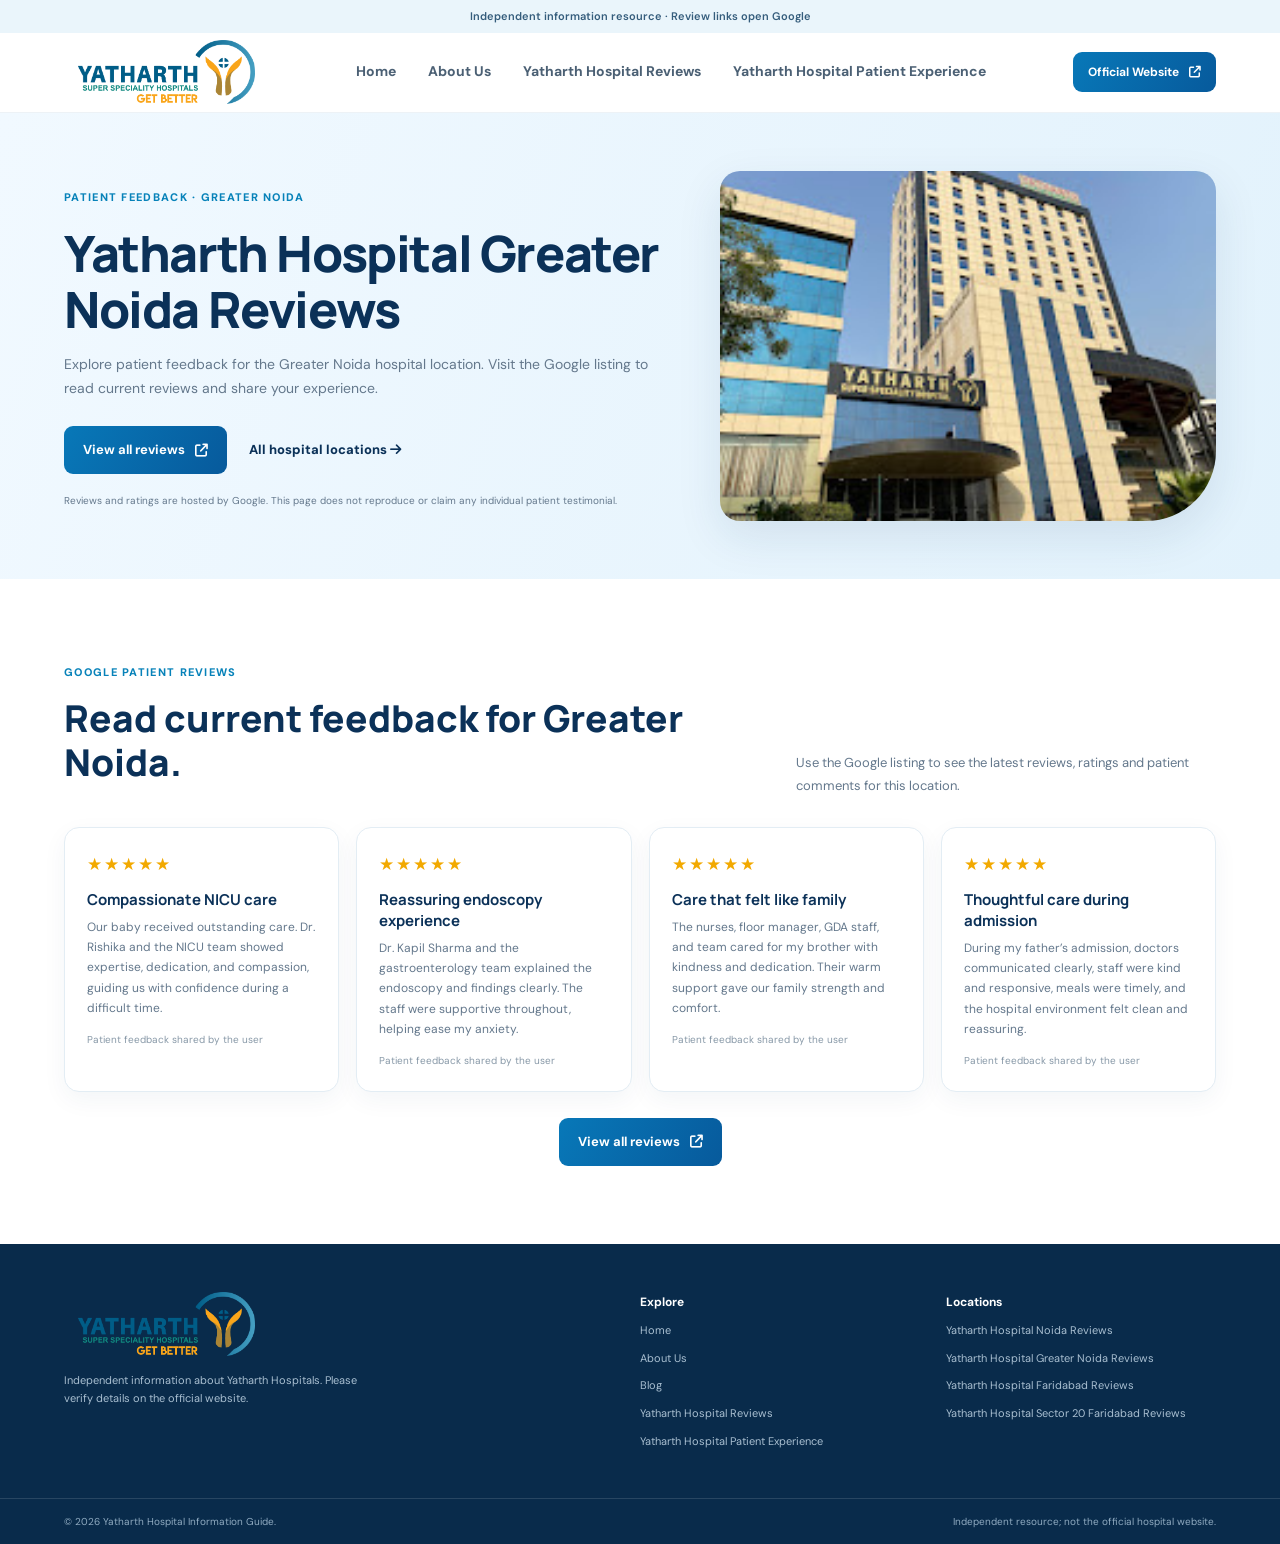
<file: yatharth-hospital-greater-noida-reviews.html>
<!DOCTYPE html><html lang="en"><head><meta charset="UTF-8"><meta name="viewport" content="width=device-width, initial-scale=1.0"><meta name="description" content="Explore Yatharth Hospital Greater Noida reviews covering NICU care, gastroenterology services, nursing support and patient experiences."><meta name="theme-color" content="#0b3158"><title>Yatharth Hospital Greater Noida Reviews & Patient Feedback</title><link rel="canonical" href="https://yatharthhospitals.netlify.app/yatharth-hospital-greater-noida-reviews"><link rel="preconnect" href="https://fonts.googleapis.com"><link rel="preconnect" href="https://fonts.gstatic.com" crossorigin><link href="https://fonts.googleapis.com/css2?family=DM+Sans:wght@400;500;600;700&family=Manrope:wght@400;500;600;700;800&display=swap" rel="stylesheet"><link rel="stylesheet" href="https://cdnjs.cloudflare.com/ajax/libs/font-awesome/6.5.2/css/all.min.css"><link rel="stylesheet" href="style.css"></head><body><div class="notice">Independent information resource · Review links open Google</div><header class="site-header"><div class="container nav-wrap"><a class="brand" href="index.html"><img class="brand-logo" src="assets/yatharth-logo.png" alt="Yatharth Hospitals"></a><button class="menu-toggle" aria-label="Open menu" aria-expanded="false"><i class="fa-solid fa-bars"></i></button><nav class="nav-links"><a href="index.html">Home</a><a href="about.html">About Us</a><a href="reviews.html">Yatharth Hospital Reviews</a><a href="patient-experience.html">Yatharth Hospital Patient Experience</a></nav><a class="button button-small nav-cta" href="https://www.yatharthhospitals.com/" target="_blank" rel="noopener">Official Website <i class="fa-solid fa-arrow-up-right-from-square"></i></a></div></header><main><section class="location-review-hero"><div class="container location-review-grid"><div><span class="eyebrow">Patient feedback · Greater Noida</span><h1>Yatharth Hospital Greater Noida Reviews</h1><p class="lead">Explore patient feedback for the Greater Noida hospital location. Visit the Google listing to read current reviews and share your experience.</p><div class="hero-actions"><a class="button" href="https://share.google/hxpjyJ0bZ4HVAbbi6" target="_blank" rel="noopener">View all reviews <i class="fa-solid fa-arrow-up-right-from-square"></i></a><a class="text-link" href="reviews.html">All hospital locations <i class="fa-solid fa-arrow-right"></i></a></div><p class="review-note">Reviews and ratings are hosted by Google. This page does not reproduce or claim any individual patient testimonial.</p></div><div class="location-review-image"><img src="assets/greater-noida.jpg" alt="Yatharth Hospitals Greater Noida hospital building"></div></div></section><section class="section"><div class="container"><div class="section-heading"><div><span class="eyebrow">Google patient reviews</span><h2>Read current feedback for Greater Noida.</h2></div><p>Use the Google listing to see the latest reviews, ratings and patient comments for this location.</p></div><div class="review-card-grid"><article class="review-card"><span class="review-stars">★★★★★</span><h3>Compassionate NICU care</h3><p>Our baby received outstanding care. Dr. Rishika and the NICU team showed expertise, dedication, and compassion, guiding us with confidence during a difficult time.</p><small>Patient feedback shared by the user</small></article><article class="review-card"><span class="review-stars">★★★★★</span><h3>Reassuring endoscopy experience</h3><p>Dr. Kapil Sharma and the gastroenterology team explained the endoscopy and findings clearly. The staff were supportive throughout, helping ease my anxiety.</p><small>Patient feedback shared by the user</small></article><article class="review-card"><span class="review-stars">★★★★★</span><h3>Care that felt like family</h3><p>The nurses, floor manager, GDA staff, and team cared for my brother with kindness and dedication. Their warm support gave our family strength and comfort.</p><small>Patient feedback shared by the user</small></article><article class="review-card"><span class="review-stars">★★★★★</span><h3>Thoughtful care during admission</h3><p>During my father’s admission, doctors communicated clearly, staff were kind and responsive, meals were timely, and the hospital environment felt clean and reassuring.</p><small>Patient feedback shared by the user</small></article></div><div class="review-action"><a class="button" href="https://share.google/hxpjyJ0bZ4HVAbbi6" target="_blank" rel="noopener">View all reviews <i class="fa-solid fa-arrow-up-right-from-square"></i></a></div></div></section></main><footer class="site-footer"><div class="container footer-main"><div class="footer-brand"><a class="brand brand-light" href="index.html"><img class="brand-logo" src="assets/yatharth-logo.png" alt="Yatharth Hospitals"></a><p>Independent information about Yatharth Hospitals. Please verify details on the official website.</p></div><div class="footer-col"><h4>Explore</h4><a href="index.html">Home</a><a href="about.html">About Us</a><a href="blog.html">Blog</a><a href="reviews.html">Yatharth Hospital Reviews</a><a href="patient-experience.html">Yatharth Hospital Patient Experience</a></div><div class="footer-col"><h4>Locations</h4><a href="yatharth-hospital-noida-reviews.html">Yatharth Hospital Noida Reviews</a><a href="yatharth-hospital-greater-noida-reviews.html">Yatharth Hospital Greater Noida Reviews</a><a href="yatharth-hospital-faridabad-reviews.html">Yatharth Hospital Faridabad Reviews</a><a href="yatharth-hospital-sector-20-faridabad-reviews.html">Yatharth Hospital Sector 20 Faridabad Reviews</a></div></div><div class="footer-bottom"><div class="container"><span>© 2026 Yatharth Hospital Information Guide.</span><span>Independent resource; not the official hospital website.</span></div></footer><script src="script.js"></script></body></html>
</file>
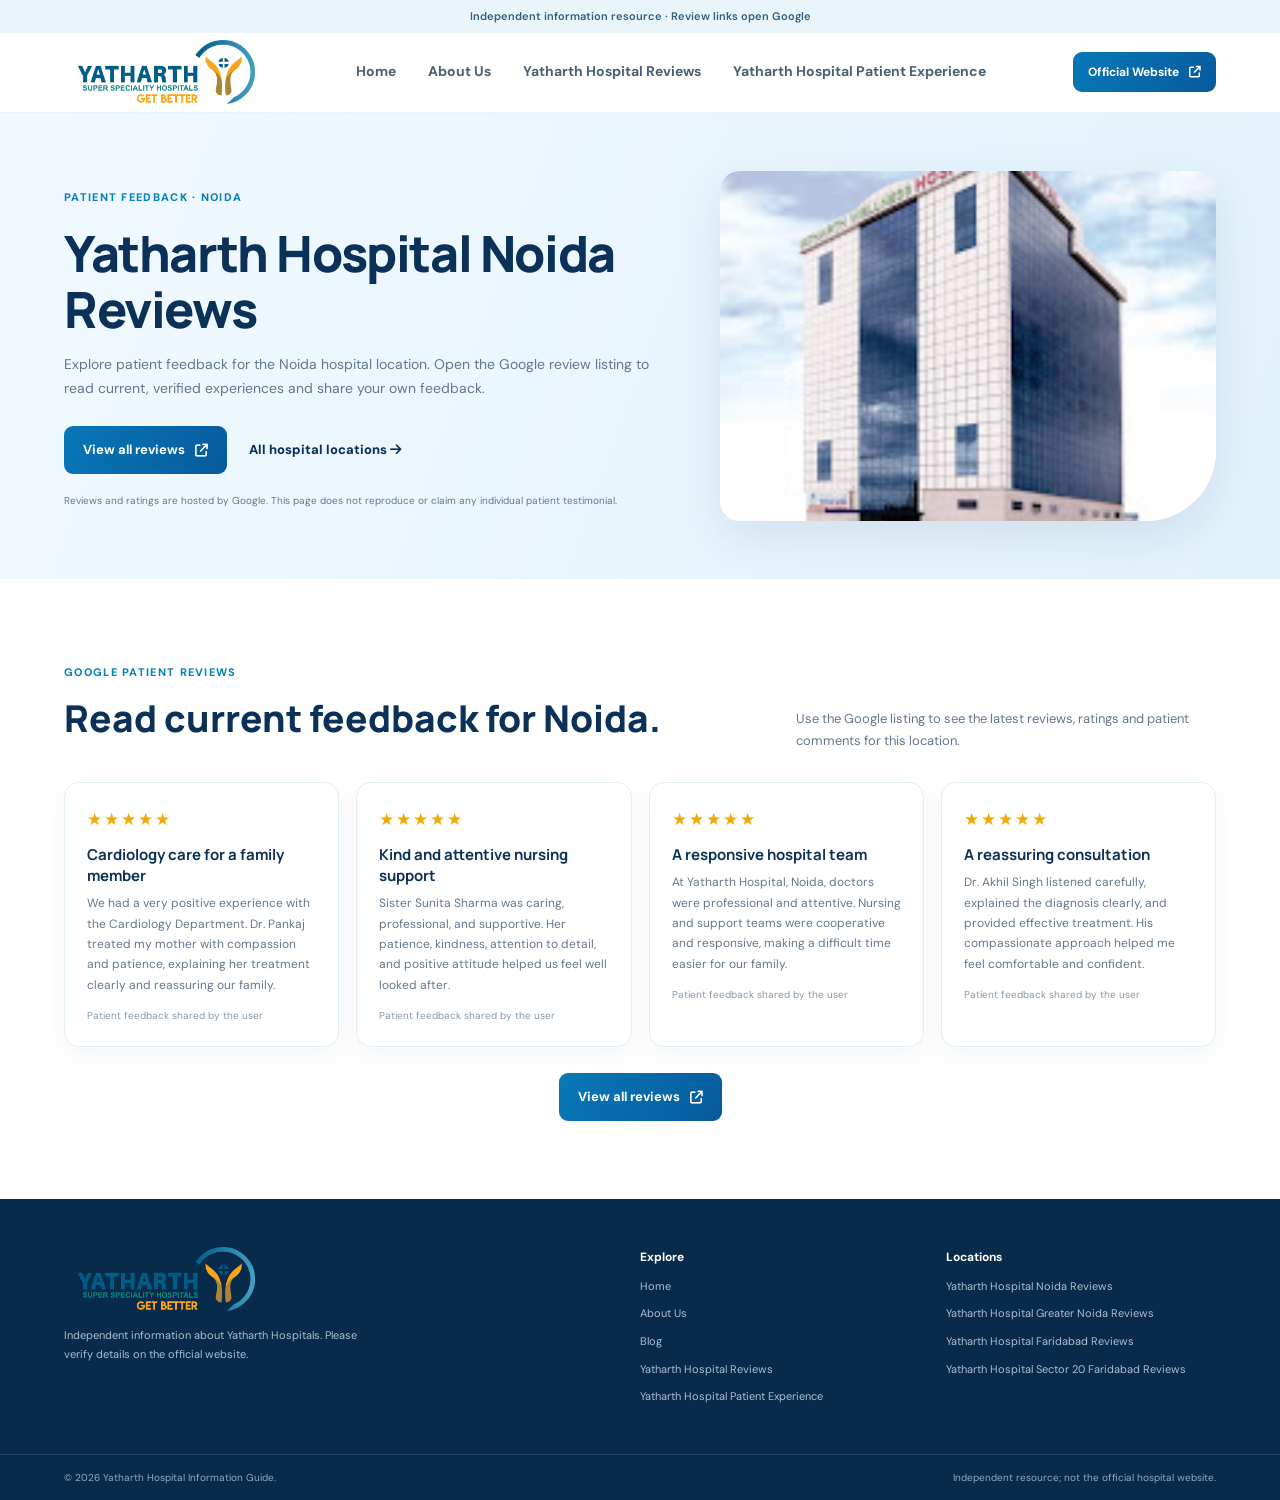
<file: yatharth-hospital-noida-reviews.html>
<!DOCTYPE html><html lang="en"><head><meta charset="UTF-8"><meta name="viewport" content="width=device-width, initial-scale=1.0"><meta name="description" content="Read Yatharth Hospital Noida reviews covering patient experiences, cardiology care, nursing support, hospital services and treatment feedback."><meta name="theme-color" content="#0b3158"><title>Yatharth Hospital Noida Reviews | Patient Feedback</title><link rel="canonical" href="https://yatharthhospitals.netlify.app/yatharth-hospital-noida-reviews"><link rel="preconnect" href="https://fonts.googleapis.com"><link rel="preconnect" href="https://fonts.gstatic.com" crossorigin><link href="https://fonts.googleapis.com/css2?family=DM+Sans:wght@400;500;600;700&family=Manrope:wght@400;500;600;700;800&display=swap" rel="stylesheet"><link rel="stylesheet" href="https://cdnjs.cloudflare.com/ajax/libs/font-awesome/6.5.2/css/all.min.css"><link rel="stylesheet" href="style.css"></head><body><div class="notice">Independent information resource · Review links open Google</div><header class="site-header"><div class="container nav-wrap"><a class="brand" href="index.html"><img class="brand-logo" src="assets/yatharth-logo.png" alt="Yatharth Hospitals"></a><button class="menu-toggle" aria-label="Open menu" aria-expanded="false"><i class="fa-solid fa-bars"></i></button><nav class="nav-links"><a href="index.html">Home</a><a href="about.html">About Us</a><a href="reviews.html">Yatharth Hospital Reviews</a><a href="patient-experience.html">Yatharth Hospital Patient Experience</a></nav><a class="button button-small nav-cta" href="https://www.yatharthhospitals.com/" target="_blank" rel="noopener">Official Website <i class="fa-solid fa-arrow-up-right-from-square"></i></a></div></header><main><section class="location-review-hero"><div class="container location-review-grid"><div><span class="eyebrow">Patient feedback · Noida</span><h1>Yatharth Hospital Noida Reviews</h1><p class="lead">Explore patient feedback for the Noida hospital location. Open the Google review listing to read current, verified experiences and share your own feedback.</p><div class="hero-actions"><a class="button" href="https://share.google/ahxEeZI31nxkAyqth" target="_blank" rel="noopener">View all reviews <i class="fa-solid fa-arrow-up-right-from-square"></i></a><a class="text-link" href="reviews.html">All hospital locations <i class="fa-solid fa-arrow-right"></i></a></div><p class="review-note">Reviews and ratings are hosted by Google. This page does not reproduce or claim any individual patient testimonial.</p></div><div class="location-review-image"><img src="assets/noida.jpg" alt="Yatharth Hospitals Noida hospital building"></div></div></section><section class="section"><div class="container"><div class="section-heading"><div><span class="eyebrow">Google patient reviews</span><h2>Read current feedback for Noida.</h2></div><p>Use the Google listing to see the latest reviews, ratings and patient comments for this location.</p></div><div class="review-card-grid"><article class="review-card"><span class="review-stars">★★★★★</span><h3>Cardiology care for a family member</h3><p>We had a very positive experience with the Cardiology Department. Dr. Pankaj treated my mother with compassion and patience, explaining her treatment clearly and reassuring our family.</p><small>Patient feedback shared by the user</small></article><article class="review-card"><span class="review-stars">★★★★★</span><h3>Kind and attentive nursing support</h3><p>Sister Sunita Sharma was caring, professional, and supportive. Her patience, kindness, attention to detail, and positive attitude helped us feel well looked after.</p><small>Patient feedback shared by the user</small></article><article class="review-card"><span class="review-stars">★★★★★</span><h3>A responsive hospital team</h3><p>At Yatharth Hospital, Noida, doctors were professional and attentive. Nursing and support teams were cooperative and responsive, making a difficult time easier for our family.</p><small>Patient feedback shared by the user</small></article><article class="review-card"><span class="review-stars">★★★★★</span><h3>A reassuring consultation</h3><p>Dr. Akhil Singh listened carefully, explained the diagnosis clearly, and provided effective treatment. His compassionate approach helped me feel comfortable and confident.</p><small>Patient feedback shared by the user</small></article></div><div class="review-action"><a class="button" href="https://share.google/ahxEeZI31nxkAyqth" target="_blank" rel="noopener">View all reviews <i class="fa-solid fa-arrow-up-right-from-square"></i></a></div></div></section></main><footer class="site-footer"><div class="container footer-main"><div class="footer-brand"><a class="brand brand-light" href="index.html"><img class="brand-logo" src="assets/yatharth-logo.png" alt="Yatharth Hospitals"></a><p>Independent information about Yatharth Hospitals. Please verify details on the official website.</p></div><div class="footer-col"><h4>Explore</h4><a href="index.html">Home</a><a href="about.html">About Us</a><a href="blog.html">Blog</a><a href="reviews.html">Yatharth Hospital Reviews</a><a href="patient-experience.html">Yatharth Hospital Patient Experience</a></div><div class="footer-col"><h4>Locations</h4><a href="yatharth-hospital-noida-reviews.html">Yatharth Hospital Noida Reviews</a><a href="yatharth-hospital-greater-noida-reviews.html">Yatharth Hospital Greater Noida Reviews</a><a href="yatharth-hospital-faridabad-reviews.html">Yatharth Hospital Faridabad Reviews</a><a href="yatharth-hospital-sector-20-faridabad-reviews.html">Yatharth Hospital Sector 20 Faridabad Reviews</a></div></div><div class="footer-bottom"><div class="container"><span>© 2026 Yatharth Hospital Information Guide.</span><span>Independent resource; not the official hospital website.</span></div></footer><script src="script.js"></script></body></html>
</file>
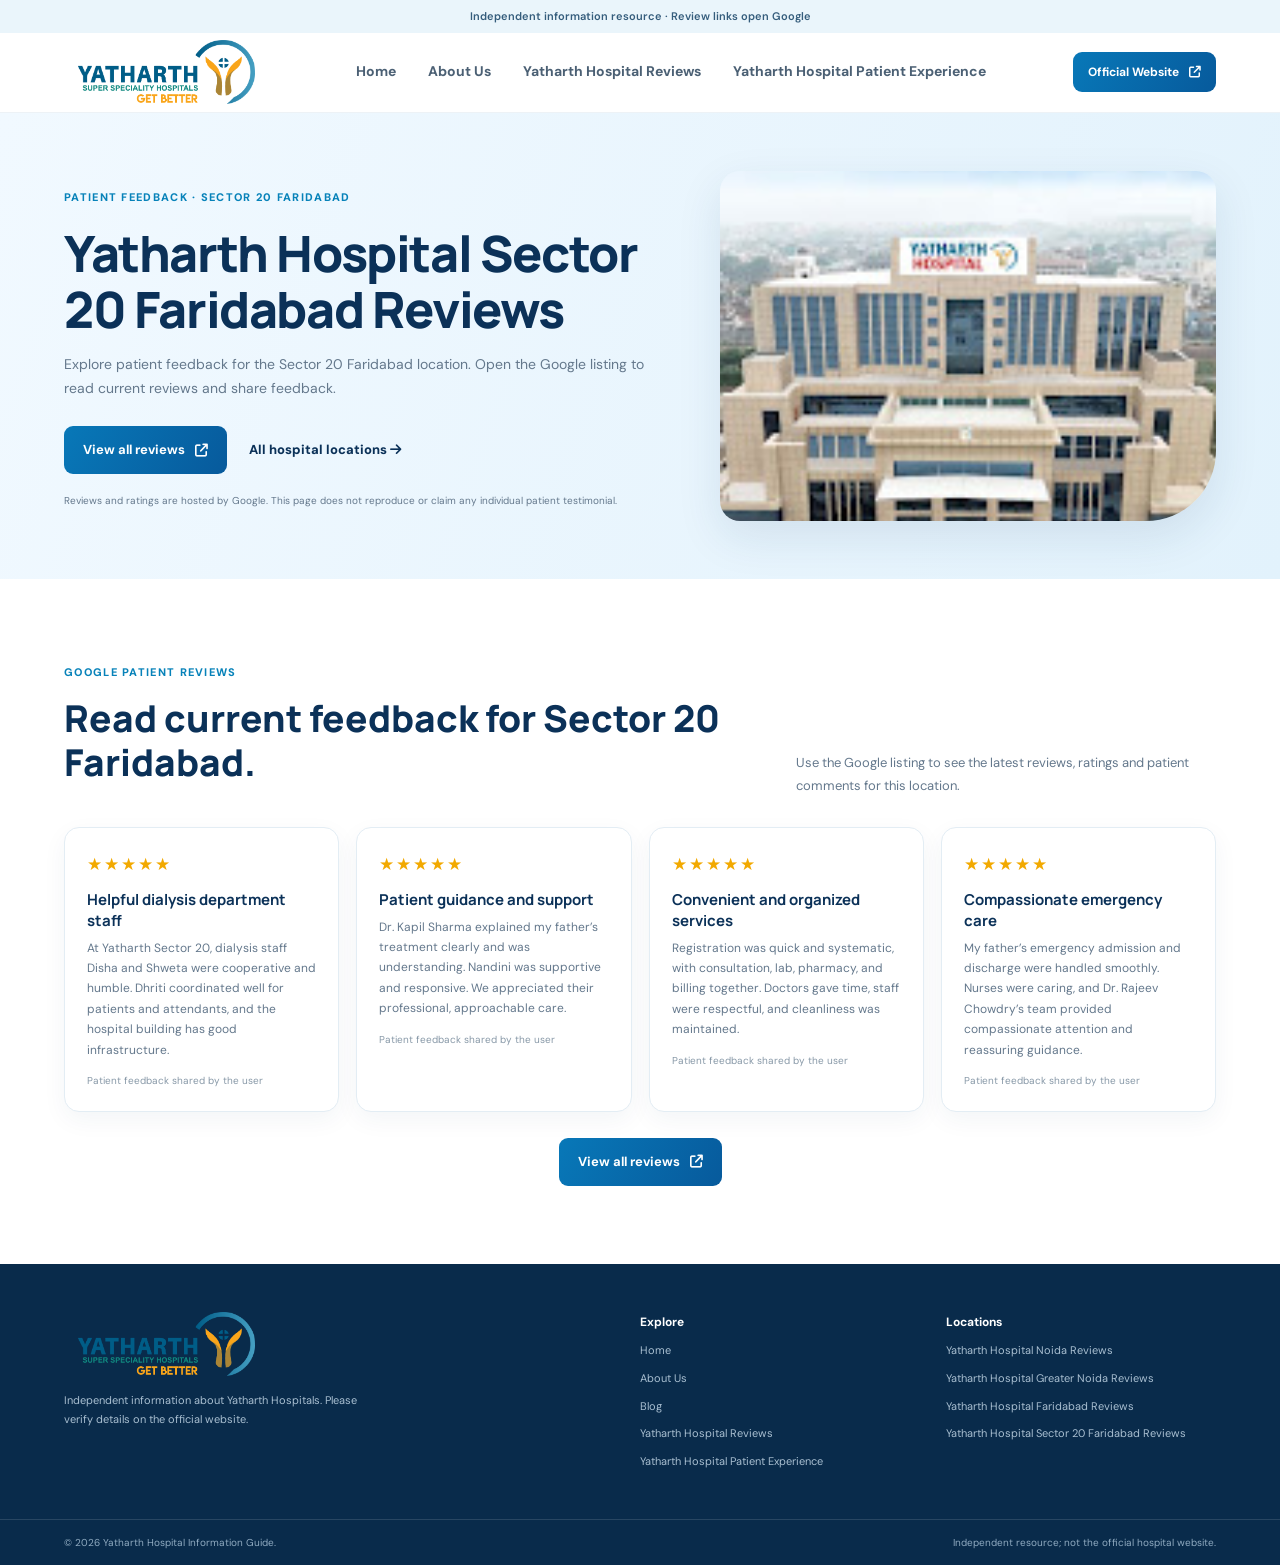
<file: yatharth-hospital-sector-20-faridabad-reviews.html>
<!DOCTYPE html><html lang="en"><head><meta charset="UTF-8"><meta name="viewport" content="width=device-width, initial-scale=1.0"><meta name="description" content="Explore Yatharth Hospital Sector 20 Faridabad reviews, patient feedback, hospital facilities, healthcare services and patient experiences to make informed decisions."><meta name="theme-color" content="#0b3158"><title>Yatharth Hospital Sector 20 Faridabad Reviews & Ratings</title><link rel="canonical" href="https://yatharthhospitals.netlify.app/yatharth-hospital-sector-20-faridabad-reviews"><link rel="preconnect" href="https://fonts.googleapis.com"><link rel="preconnect" href="https://fonts.gstatic.com" crossorigin><link href="https://fonts.googleapis.com/css2?family=DM+Sans:wght@400;500;600;700&family=Manrope:wght@400;500;600;700;800&display=swap" rel="stylesheet"><link rel="stylesheet" href="https://cdnjs.cloudflare.com/ajax/libs/font-awesome/6.5.2/css/all.min.css"><link rel="stylesheet" href="style.css"></head><body><div class="notice">Independent information resource · Review links open Google</div><header class="site-header"><div class="container nav-wrap"><a class="brand" href="index.html"><img class="brand-logo" src="assets/yatharth-logo.png" alt="Yatharth Hospitals"></a><button class="menu-toggle" aria-label="Open menu" aria-expanded="false"><i class="fa-solid fa-bars"></i></button><nav class="nav-links"><a href="index.html">Home</a><a href="about.html">About Us</a><a href="reviews.html">Yatharth Hospital Reviews</a><a href="patient-experience.html">Yatharth Hospital Patient Experience</a></nav><a class="button button-small nav-cta" href="https://www.yatharthhospitals.com/" target="_blank" rel="noopener">Official Website <i class="fa-solid fa-arrow-up-right-from-square"></i></a></div></header><main><section class="location-review-hero"><div class="container location-review-grid"><div><span class="eyebrow">Patient feedback · Sector 20 Faridabad</span><h1>Yatharth Hospital Sector 20 Faridabad Reviews</h1><p class="lead">Explore patient feedback for the Sector 20 Faridabad location. Open the Google listing to read current reviews and share feedback.</p><div class="hero-actions"><a class="button" href="https://share.google/PwhMggtTffNd3HVWi" target="_blank" rel="noopener">View all reviews <i class="fa-solid fa-arrow-up-right-from-square"></i></a><a class="text-link" href="reviews.html">All hospital locations <i class="fa-solid fa-arrow-right"></i></a></div><p class="review-note">Reviews and ratings are hosted by Google. This page does not reproduce or claim any individual patient testimonial.</p></div><div class="location-review-image"><img src="assets/sector20-faridabad.jpg" alt="Yatharth Hospitals Sector 20 Faridabad hospital building"></div></div></section><section class="section"><div class="container"><div class="section-heading"><div><span class="eyebrow">Google patient reviews</span><h2>Read current feedback for Sector 20 Faridabad.</h2></div><p>Use the Google listing to see the latest reviews, ratings and patient comments for this location.</p></div><div class="review-card-grid"><article class="review-card"><span class="review-stars">★★★★★</span><h3>Helpful dialysis department staff</h3><p>At Yatharth Sector 20, dialysis staff Disha and Shweta were cooperative and humble. Dhriti coordinated well for patients and attendants, and the hospital building has good infrastructure.</p><small>Patient feedback shared by the user</small></article><article class="review-card"><span class="review-stars">★★★★★</span><h3>Patient guidance and support</h3><p>Dr. Kapil Sharma explained my father’s treatment clearly and was understanding. Nandini was supportive and responsive. We appreciated their professional, approachable care.</p><small>Patient feedback shared by the user</small></article><article class="review-card"><span class="review-stars">★★★★★</span><h3>Convenient and organized services</h3><p>Registration was quick and systematic, with consultation, lab, pharmacy, and billing together. Doctors gave time, staff were respectful, and cleanliness was maintained.</p><small>Patient feedback shared by the user</small></article><article class="review-card"><span class="review-stars">★★★★★</span><h3>Compassionate emergency care</h3><p>My father’s emergency admission and discharge were handled smoothly. Nurses were caring, and Dr. Rajeev Chowdry’s team provided compassionate attention and reassuring guidance.</p><small>Patient feedback shared by the user</small></article></div><div class="review-action"><a class="button" href="https://share.google/PwhMggtTffNd3HVWi" target="_blank" rel="noopener">View all reviews <i class="fa-solid fa-arrow-up-right-from-square"></i></a></div></div></section></main><footer class="site-footer"><div class="container footer-main"><div class="footer-brand"><a class="brand brand-light" href="index.html"><img class="brand-logo" src="assets/yatharth-logo.png" alt="Yatharth Hospitals"></a><p>Independent information about Yatharth Hospitals. Please verify details on the official website.</p></div><div class="footer-col"><h4>Explore</h4><a href="index.html">Home</a><a href="about.html">About Us</a><a href="blog.html">Blog</a><a href="reviews.html">Yatharth Hospital Reviews</a><a href="patient-experience.html">Yatharth Hospital Patient Experience</a></div><div class="footer-col"><h4>Locations</h4><a href="yatharth-hospital-noida-reviews.html">Yatharth Hospital Noida Reviews</a><a href="yatharth-hospital-greater-noida-reviews.html">Yatharth Hospital Greater Noida Reviews</a><a href="yatharth-hospital-faridabad-reviews.html">Yatharth Hospital Faridabad Reviews</a><a href="yatharth-hospital-sector-20-faridabad-reviews.html">Yatharth Hospital Sector 20 Faridabad Reviews</a></div></div><div class="footer-bottom"><div class="container"><span>© 2026 Yatharth Hospital Information Guide.</span><span>Independent resource; not the official hospital website.</span></div></footer><script src="script.js"></script></body></html>
</file>
<file: style.css>
:root{--navy:#0b3158;--blue:#0879bd;--cyan:#28b5c4;--ink:#18324c;--muted:#64788c;--pale:#eff7fc;--line:#e3edf4;--shadow:0 16px 45px rgba(15,62,99,.10)}*{box-sizing:border-box;margin:0;padding:0}html{scroll-behavior:smooth}body{font-family:"DM Sans",sans-serif;color:var(--ink);line-height:1.7}img{display:block;width:100%;object-fit:cover}a{color:inherit;text-decoration:none}.container{width:min(1160px,90%);margin:auto}.notice{background:#eaf5fb;color:#355d7c;text-align:center;font-size:11px;font-weight:600;padding:7px}.site-header{height:80px;background:#fff;border-bottom:1px solid #edf2f6;position:sticky;top:0;z-index:20}.nav-wrap{height:100%;display:flex;align-items:center;justify-content:space-between;gap:20px}.brand{display:flex;align-items:center;gap:10px;color:var(--navy);font:800 19px Manrope}.brand-logo{width:205px;height:auto;max-height:64px;object-fit:contain}.brand-logo-image{display:block;width:176px;height:auto;max-height:62px;object-fit:contain}.brand-name small{display:block;font:600 10px "DM Sans";letter-spacing:.6px;color:#68839a}.nav-links{display:flex;gap:32px}.nav-links a{font-size:14px;font-weight:700;color:#4b6074}.nav-links a:hover{color:var(--blue)}.button{display:inline-flex;align-items:center;gap:10px;padding:13px 19px;border-radius:9px;background:linear-gradient(120deg,#0878b8,#075a9c);color:white;font-size:13px;font-weight:700}.button-small{padding:10px 15px;font-size:12px}.button-outline{background:white;color:var(--blue);border:1px solid #b8d9eb}.button-white{background:white;color:var(--navy)}.menu-toggle{display:none}.hero,.inner-hero,.blog-hero{background:linear-gradient(110deg,#f1f9ff,#e2f2fc);padding:68px 0}.hero-grid,.inner-hero-grid,.blog-hero-grid{display:grid;grid-template-columns:1fr 1fr;gap:55px;align-items:center}.eyebrow{color:#0782b9;text-transform:uppercase;letter-spacing:1.3px;font-size:11px;font-weight:800}.hero h1,.inner-hero h1,.blog-hero h1{font:800 clamp(38px,5vw,58px)/1.12 Manrope;color:var(--navy);letter-spacing:-2px;margin:18px 0}.hero h1 span,.blog-hero h1 span{color:#0781b9}.lead,.hero p,.inner-hero p,.blog-hero p{font-size:15px;color:var(--muted);max-width:570px}.hero-actions{display:flex;align-items:center;gap:22px;margin-top:25px;flex-wrap:wrap}.text-link{font-size:13px;font-weight:800;color:var(--navy)}.hero-proof{display:flex;align-items:center;gap:12px;margin-top:32px}.proof-icon,.topic-icon,.feature-icon,.disclaimer-icon,.empty-icon{width:46px;height:46px;border-radius:13px;background:#e9f7fa;color:#0785b8;display:grid;place-items:center;font-size:20px}.hero-proof strong,.hero-proof small{display:block}.hero-proof strong{font-size:12px}.hero-proof small{font-size:11px;color:var(--muted)}.hero-visual{position:relative}.hero-visual>img{height:410px;border-radius:24px 24px 90px 24px;box-shadow:var(--shadow)}.floating-card,.image-caption{position:absolute;background:#fff;border-radius:13px;padding:14px;box-shadow:var(--shadow);display:flex;align-items:center;gap:11px}.floating-card{left:-25px;bottom:25px}.float-icon{width:38px;height:38px;border-radius:10px;background:#e9f7fa;color:#0785b8;display:grid;place-items:center}.floating-card strong,.floating-card small,.image-caption strong,.image-caption small{display:block}.floating-card strong,.image-caption strong{font-size:12px}.floating-card small,.image-caption small{font-size:10px;color:var(--muted)}.section{padding:78px 0}.section-tint{background:#f3f9fc}.section-heading{display:flex;justify-content:space-between;align-items:end;gap:30px;margin-bottom:30px}.section-heading h2,.section-copy h2,.disclaimer-box h2{font:800 clamp(27px,3vw,37px)/1.2 Manrope;color:var(--navy);margin:12px 0}.section-heading>p{max-width:420px;font-size:13px;color:var(--muted)}.topic-grid{display:grid;grid-template-columns:repeat(4,1fr);gap:17px}.topic-card,.value-card{border:1px solid var(--line);border-radius:15px;padding:23px;background:white}.topic-icon{margin-bottom:15px}.topic-card h3,.value-card h3,.feature-card h3{font:700 16px Manrope;color:var(--navy);margin-bottom:8px}.topic-card p,.value-card p,.feature-card p{font-size:12px;color:var(--muted)}.small-note{font-size:10px;color:#7b8e9e;margin-top:17px}.split-section{display:grid;grid-template-columns:1fr 1fr;align-items:center;gap:70px}.section-image{position:relative}.section-image>img{height:370px;border-radius:19px;box-shadow:var(--shadow)}.image-caption{left:15px;right:15px;bottom:-20px}.section-copy p{font-size:13px;color:var(--muted);margin:12px 0}.check-list{list-style:none;margin:20px 0 25px;display:grid;gap:9px}.check-list li{font-size:12px;font-weight:600;color:#405a70}.check-list i{color:#0a9ca9;margin-right:8px}.feature-grid{display:grid;grid-template-columns:repeat(3,1fr);gap:20px}.feature-card{border:1px solid var(--line);border-radius:15px;overflow:hidden;background:white}.feature-card>img{height:175px}.feature-card>div{padding:20px}.feature-icon{margin-top:-42px;position:relative;border:4px solid white;box-sizing:content-box}.cta-band{background:linear-gradient(110deg,#07528b,#087fb1);padding:38px 0;color:white}.cta-inner{display:flex;align-items:center;gap:22px}.cta-symbol{width:56px;height:56px;flex:none;border-radius:16px;background:#ffffff25;display:grid;place-items:center;font-size:24px}.cta-inner>div:nth-child(2){flex:1}.eyebrow-light{color:#c4edf1}.cta-inner h2{font:700 22px/1.3 Manrope;margin:5px 0}.cta-inner p{font-size:12px;color:#d9eaf4}.site-footer{background:#092b4b;color:#d4e2ee}.footer-main{padding:48px 0;display:grid;grid-template-columns:2fr 1fr 1fr;gap:35px}.brand-light{color:white}.brand-light .brand-name small{color:#9bb8cf}.footer-brand p{max-width:300px;color:#a9bfd1;font-size:11px;margin-top:15px}.footer-col{display:flex;flex-direction:column;gap:9px}.footer-col h4{font-size:12px;color:white}.footer-col>a{font-size:11px;color:#a9bfd1}.socials{display:flex;gap:9px}.socials a{width:31px;height:31px;border-radius:8px;background:#ffffff18;display:grid;place-items:center}.footer-bottom{border-top:1px solid #ffffff20;padding:14px 0}.footer-bottom .container{display:flex;justify-content:space-between;gap:15px;font-size:10px;color:#90abc1}.inner-hero,.blog-hero{padding:52px 0}.inner-hero-image img,.blog-hero-image img{height:285px;border-radius:20px 20px 75px 20px;box-shadow:var(--shadow)}.breadcrumbs{display:flex;gap:10px;align-items:center;font-size:11px;color:#7890a2;margin-top:20px}.breadcrumbs a{color:#087bb4;font-weight:700}.values-grid{display:grid;grid-template-columns:repeat(3,1fr);gap:20px}.centered{display:block;text-align:center}.centered h2{margin-bottom:0}.value-card{padding:27px}.disclaimer-box{display:grid;grid-template-columns:55px 1fr;gap:20px;border:1px solid var(--line);border-radius:16px;padding:30px;background:#f8fbfd}.disclaimer-box p{font-size:12px;color:var(--muted);margin:10px 0}.coming-soon{display:inline-block;margin-top:14px;padding:4px 9px;background:#eaf5fb;color:#087bb4;border-radius:20px;font-size:10px;font-weight:800}.empty-state{text-align:center;background:#f5f9fc;border:1px dashed #b9d1e1;border-radius:18px;padding:38px 20px;margin-top:30px}.empty-icon{margin:0 auto 12px;width:55px;height:55px}.empty-state h3{font:700 18px Manrope;color:var(--navy)}.empty-state p{font-size:12px;color:var(--muted);max-width:560px;margin:8px auto 0}
@media(max-width:850px){.topic-grid{grid-template-columns:repeat(2,1fr)}.hero-grid,.inner-hero-grid,.blog-hero-grid,.split-section{gap:30px}.footer-main{grid-template-columns:2fr 1fr 1fr}.footer-col:last-child{grid-column:auto}}
@media(max-width:650px){.site-header{height:68px}.brand{font-size:16px}.brand-logo{width:165px;max-height:52px}.menu-toggle{display:grid;place-items:center;border:0;background:#edf7fc;color:var(--navy);width:40px;height:40px;border-radius:9px;font-size:18px;margin-left:auto}.nav-cta{display:none}.nav-links{display:none;position:absolute;top:62px;left:5%;right:5%;padding:14px;background:white;border:1px solid var(--line);border-radius:12px;box-shadow:var(--shadow);flex-direction:column;gap:13px}.nav-links.open{display:flex}.hero,.inner-hero,.blog-hero{padding:42px 0}.hero-grid,.inner-hero-grid,.blog-hero-grid,.split-section{grid-template-columns:1fr}.hero h1,.inner-hero h1,.blog-hero h1{font-size:39px}.hero-visual>img{height:280px}.floating-card{left:-8px}.section{padding:55px 0}.section-heading{display:block}.section-heading>p{margin-top:10px}.topic-grid,.feature-grid,.values-grid{grid-template-columns:1fr}.section-image>img{height:280px}.cta-inner{align-items:flex-start;flex-wrap:wrap}.cta-inner>div:nth-child(2){flex:1 1 70%}.cta-inner .button{margin-left:76px}.footer-main{grid-template-columns:1fr 1fr;gap:25px}.footer-brand{grid-column:1/3}.footer-col:last-child{grid-column:auto}.footer-bottom .container{display:grid}.disclaimer-box{grid-template-columns:1fr;padding:22px}}

/* Supplied Yatharth Hospitals branding and locally provided hospital photography */
.brand{gap:0}.brand-logo-image{object-position:left center}.hero-visual>img,.section-image>img,.inner-hero-image img,.blog-hero-image img{object-position:center center}

/* Official logo supplied by the site owner */
.brand-logo{display:block;width:205px;height:auto;max-height:64px;object-fit:contain}.brand{gap:0}
@media(max-width:650px){.brand-logo{width:165px;max-height:52px}}
/* Keep the three practical-information cards icon-led instead of repeating the same building photo. */
.feature-card>img{display:none}.feature-card>div{padding:22px}.feature-icon{margin-top:0;border:0;box-sizing:border-box}

/* Review and patient-experience pages: additive styles */
.review-preview{background:#f6fbfe}.review-card-grid{display:grid;grid-template-columns:repeat(4,minmax(0,1fr));gap:17px}.review-card{background:#fff;border:1px solid var(--line);border-radius:15px;padding:22px;box-shadow:0 8px 25px rgba(15,62,99,.05)}.review-stars{display:block;color:#f2a900;letter-spacing:2px;font-size:17px;margin-bottom:10px}.review-card h3{font:700 15px Manrope;color:var(--navy);margin-bottom:7px}.review-card p{font-size:12px;color:var(--muted)}.review-card small{display:block;margin-top:12px;font-size:10px;color:#8798a7}.review-action{display:flex;justify-content:center;margin-top:26px}.location-review-hero{background:linear-gradient(110deg,#f1f9ff,#e2f2fc);padding:58px 0}.location-review-grid{display:grid;grid-template-columns:1.1fr .9fr;gap:50px;align-items:center}.location-review-grid h1{font:800 clamp(34px,4vw,50px)/1.12 Manrope;color:var(--navy);letter-spacing:-1.4px;margin:16px 0}.location-review-grid p{font-size:14px;color:var(--muted);max-width:620px}.location-review-image img{height:350px;border-radius:20px 20px 70px 20px;box-shadow:var(--shadow)}.review-note{font-size:10px!important;margin-top:18px}.location-review-list{display:grid;gap:20px}.location-review-card{display:grid;grid-template-columns:260px 1fr;gap:25px;align-items:center;border:1px solid var(--line);border-radius:16px;overflow:hidden;background:#fff}.location-review-card img{height:210px}.location-review-card>div{padding:20px 22px 20px 0}.location-review-card h3{font:700 20px Manrope;color:var(--navy);margin:8px 0}.location-review-card p{font-size:12px;color:var(--muted);margin-bottom:15px}.centered{max-width:720px;margin:0 auto;text-align:center}.centered p{margin:14px auto!important}.centered .button{margin-top:10px}@media(max-width:900px){.review-card-grid{grid-template-columns:repeat(2,minmax(0,1fr))}.location-review-grid{grid-template-columns:1fr;gap:28px}.location-review-image img{height:300px}}@media(max-width:600px){.review-card-grid{grid-template-columns:1fr}.location-review-card{grid-template-columns:1fr}.location-review-card img{height:220px}.location-review-card>div{padding:0 20px 20px}.location-review-grid h1{font-size:34px}.location-review-image img{height:240px}}
</file>
